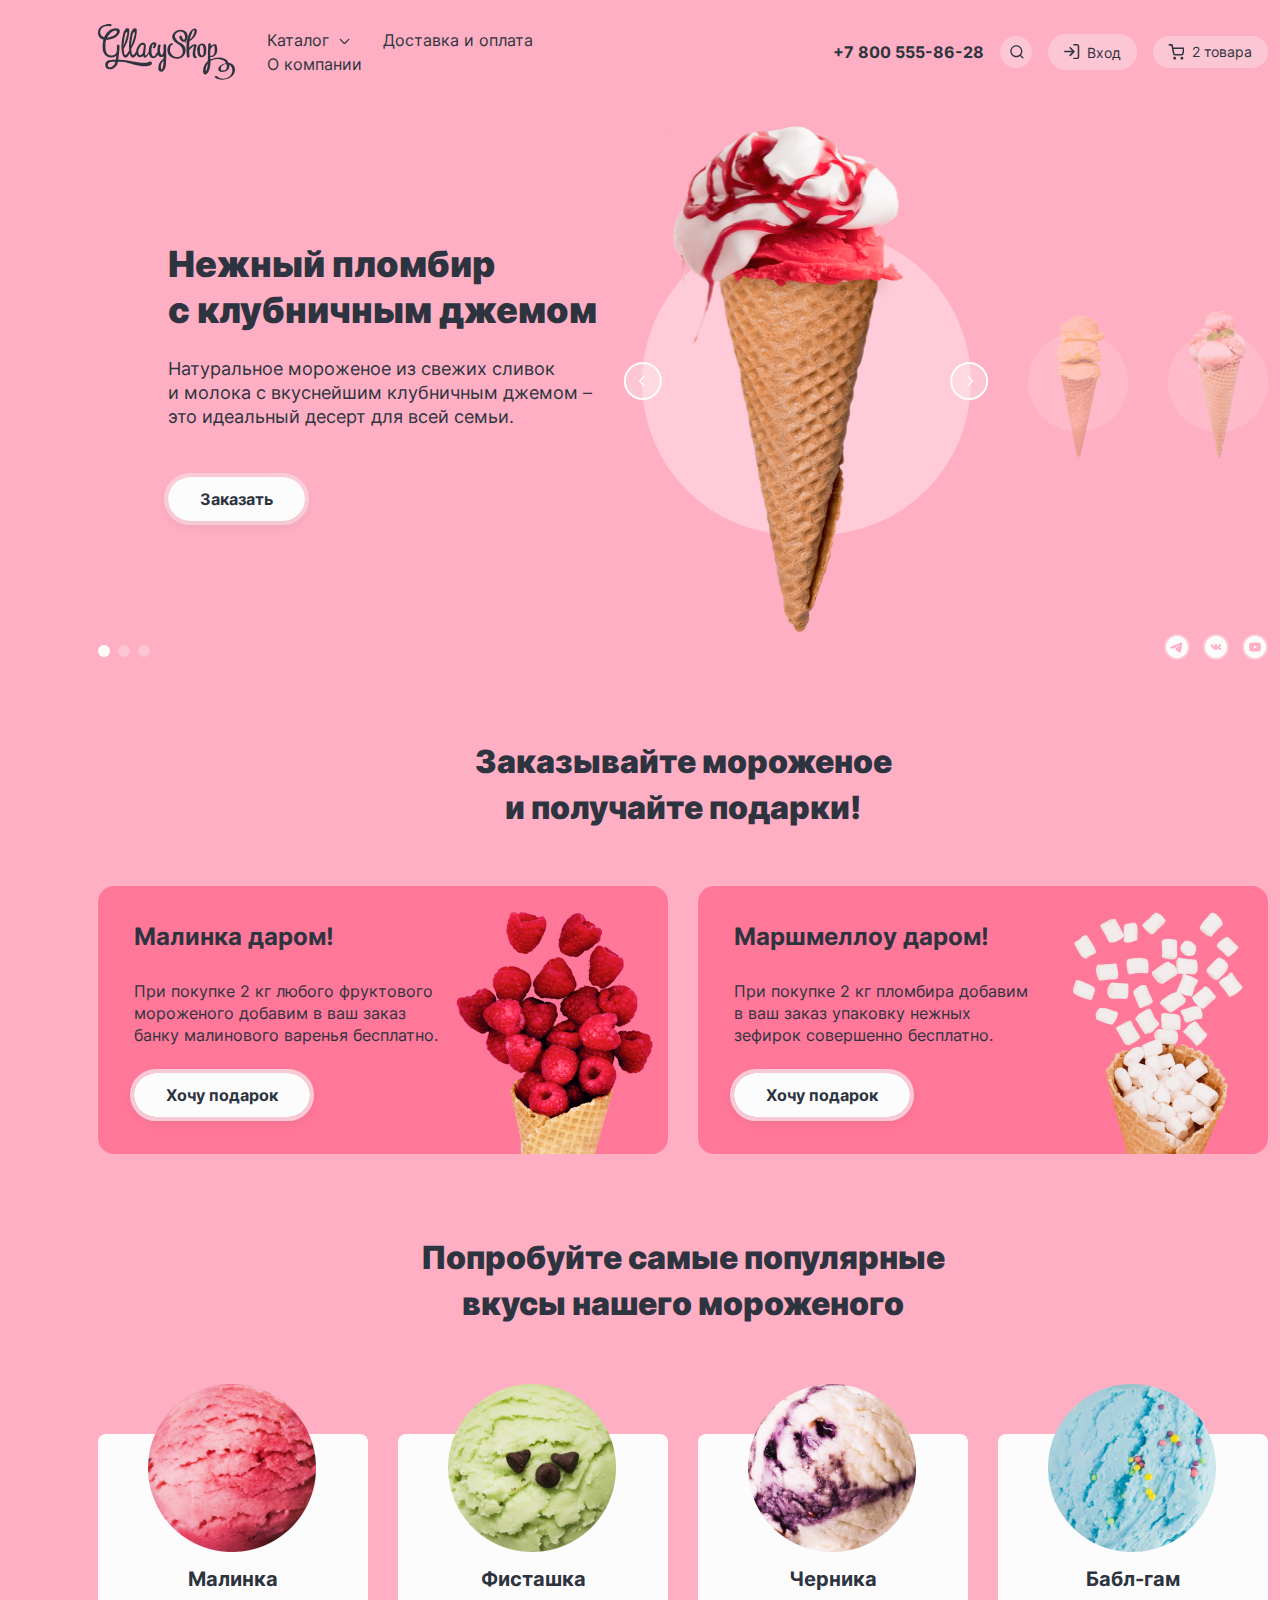
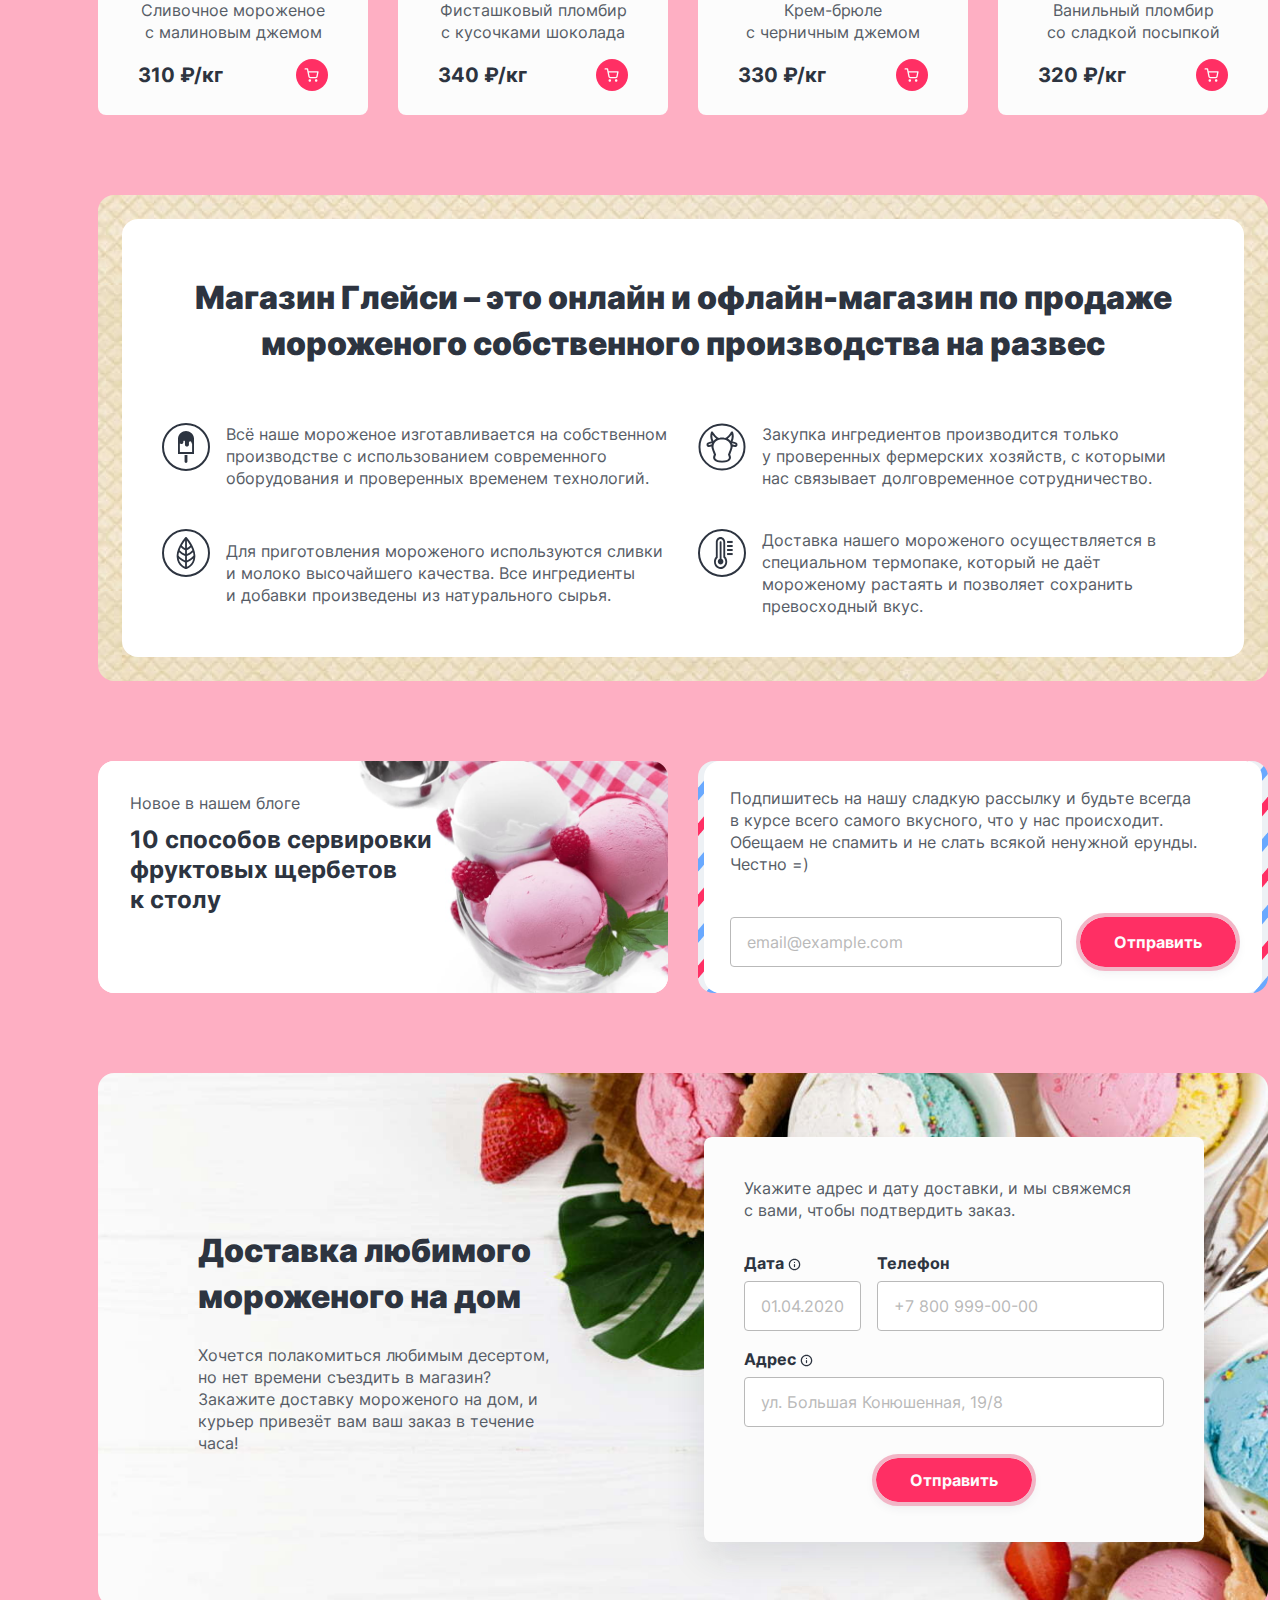
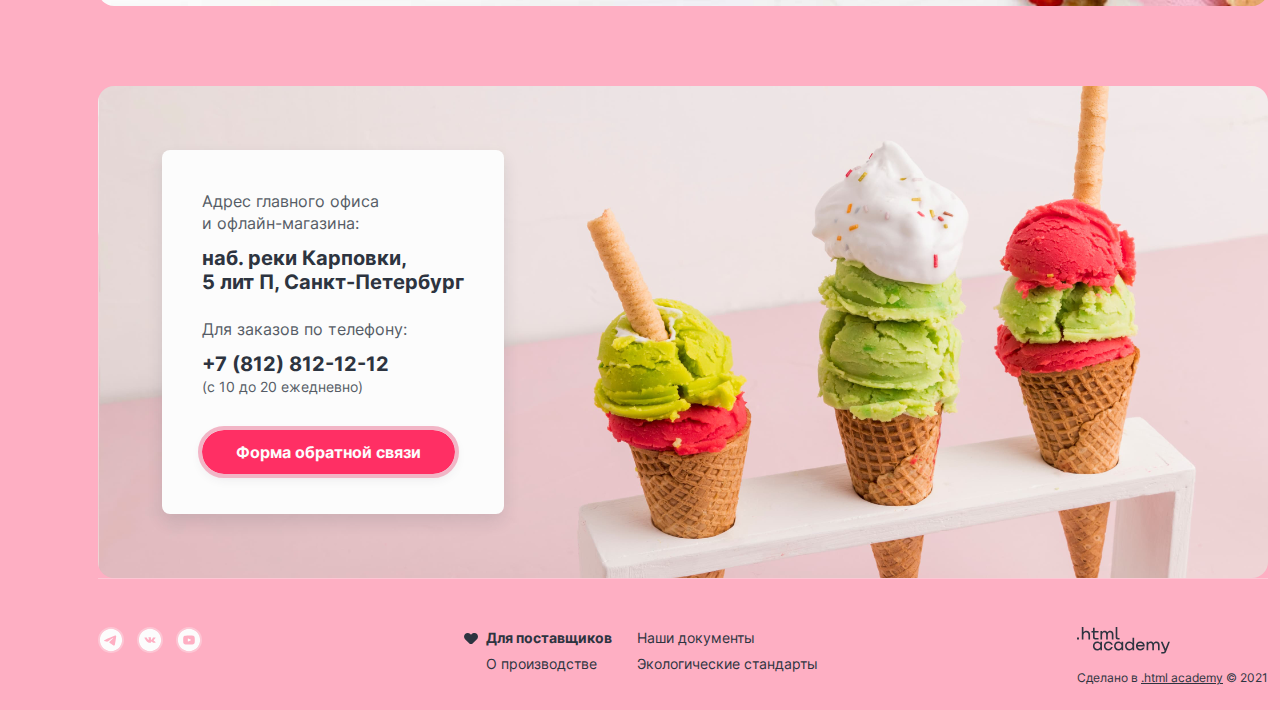
<file: index.html>
<!DOCTYPE html>
<html lang="ru">

<head>
  <meta charset="utf-8">
  <title>HTML Academy: Глейси</title>
  <meta name="description" content="Интернет-магазин мороженого">
  <meta name="viewport" content="width=device-width">
  <link rel="stylesheet" href="styles/style.css">
  <meta name="viewport" content="width=device-width, initial-scale=1">
  <link rel="icon" href="favicon.ico">
  <link rel="icon" type="image/png" href="favicon.png">  
</head>

<body>
  <div class="body-wrapper-inner">
    <header class="page-header container">
      <img class="logo-img" width="137" height="56" src="img/logo.svg" alt="Логотип сайта">

      <nav class="navigation">
        <ul class="navigation-list">
          <li class="navigation-item dropdown-icon"><a title="Перейти" class="navigation-link" href="#">Каталог</a>
           <ul class="navigation-item-sub-menu">
            <li class="navigation-item-sub-menu-item new">
              <a class="navigation-item-sub-menu-item-link sub-menu-item-link-bold" href="#">Новинки</a>
            </li>
            <li>
              <a class="navigation-item-sub-menu-item-link" href="catalog.html">Сливочное</a>
            </li>
            <li>
              <a class="navigation-item-sub-menu-item-link" href="#">Щербеты</a>
            </li>
            <li>
              <a class="navigation-item-sub-menu-item-link" href="#">Фруктовый лед</a>
            </li>
            <li>
              <a class="navigation-item-sub-menu-item-link" href="#">Мелорин</a>
            </li>
          </ul>
        </li>
        <li class="navigation-item"><a title="Перейти" class="navigation-link" href="#">Доставка и оплата</a></li>
        <li class="navigation-item"><a title="Перейти" class="navigation-link" href="#">О компании</a></li>
      </ul>
    </nav>

    <div class="user-nav">
      <a class="user-nav-tel" href="tel:+78005558628">+7 800 555-86-28</a>
      <button type="button" class="user-nav-search" aria-label="Поиск"></button>
      <div class="search-popup">
        <form class="search-popup-form" action="https://echo.htmlacademy.ru/" method="post">
          <fieldset class="search-popup-fieldset">
            <legend class="search-popup-legend"><span class="visually-hidden">Поиск по сайту</span></legend>
            <label for="search"><span class="visually-hidden">Ваш запрос</span></label> 
            <input class="search-popup-input" name="search" id="search" placeholder="Поиск по сайту" type="search" required>
            <button class="visually-hidden" type="submit">Поиск</button>
          </fieldset>
        </form>
      </div> 

      <a href="#" class="user-nav-login"><span class="enter-icon">Вход</span></a>
      <div class="login-popup">
        <form class="login-popup-box" action="https://echo.htmlacademy.ru/" method="post" target="_blank">

          <fieldset class="login-popup-fieldset">
            <legend class="login-popup-legend">Личный кабинет</legend>
            <div class="login-popup-mail login-popup-item">
              <label class="login-popup-mail-label" for="login-popup-mail"><span class="visually-hidden">Ваша почта</span></label>
              <input class="login-popup-mail-input" type="email" name="login-popup-mail" placeholder="email@example.com" id="login-popup-mail" required>
            </div>

            <div class="login-popup-area login-popup-item">
              <label class="login-popup-area-label" for="login-popup-area"><span class="visually-hidden">Ваш пароль</span></label>
              <input class="login-popup-area-input" type="password" name="login-popup-area" placeholder="••••••" id="login-popup-area" required>
            </div>

            <div class="login-popup-button-wrapper">
              <button class="login-popup-button button" type="submit">Войти</button>
              <ul class="login-button-navigation">
                <li class="login-button-navigation-item"><a href="#">Забыли пароль?</a></li> 
                <li class="login-button-navigation-item"><a href="#">Регистрация</a></li> 
              </ul> 
            </div>
          </fieldset>
        </form>
      </div>

      <a href="#" class="user-nav-cart"><span class="cart-item">2</span> товара</a>
      <div class="cart-popup">
        <h3 class="cart-popup-heading">Корзина</h3>

        <div class="cart-popup-item">
          <img class="cart-popup-item-img" width="46" height="46" alt="Мороженое со вкусом Малинка" src="img/cart-raspberry.jpg">
          <div class="cart-popup-item-wrapper-inner">
            <span class="cart-popup-item-title">Малинка</span>
            <span class="cart-popup-item-desc">1 кг х 310 ₽</span>
          </div>
          <div class="cart-popup-item-price">310 ₽</div>
          <button class="art-popup-close" type="button"><span class="visually-hidden">Закрыть</span></button>
        </div>

        <div class="cart-popup-item last-popup-item">
          <img class="cart-popup-item-img" width="46" height="46" alt="Мороженое со вкусом Бабл-гам" src="img/cart-gum.jpg">
          <div class="cart-popup-item-wrapper-inner">
            <span class="cart-popup-item-title">Бабл-гам</span>
            <span class="cart-popup-item-desc">1,5 кг х 320 ₽</span>
          </div>
          <div class="cart-popup-item-price">480 ₽</div>
          <button class="art-popup-close" type="button"><span class="visually-hidden">Закрыть</span></button>
        </div>

        <div class="cart-popup-bottom">
          <a href="#" class="cart-button button" type="button">Оформить заказ</a>
          <span class="cart-popup-bottom-total-price">Итого: 790 ₽</span>
        </div>

      </div> 

      <div class="popup-cart-info">
       <span class="popup-cart-info-text">Ваша корзина пока пуста</span>
     </div>  
   </div>
 </header>

 <main class="main-index container">
  <h1 class="visually-hidden">Интернет-магазин мороженого</h1>
  <section class="hero-block">
    <div class="slider-box-wrapper">
      <div class="slider-box">
        <div class="slider-box-item">
          <div class="slider-box-item-text">
            <h2 class="slider-box-item-text-heading">Нежный пломбир <br>с клубничным джемом</h2>
            <p class="slider-box-item-text-desc">Натуральное мороженое из свежих сливок <br>и молока с вкуснейшим клубничным джемом – это идеальный десерт для всей семьи.</p>
            <a href="#" class="slider-box-item-text-button white-button">Заказать</a>
          </div>
          <div class="slider-box-item-images">
            <div class="slider-box-item-images-wrapper">
              <div class="slider-box-item-images-wrapper-inner">
                <img class="slider-box-item-images-img" width="327" height="507" src="img/ice-cream-big-red.png" alt="Большое изображение слайдера">
                <button type="button" class="slider-box-dots-prev" aria-label="Предыдущий слайд"></button>
                <button type="button" class="slider-box-dots-next" aria-label="Следующий слайд"></button> 
              </div>
            </div>
            <div class="slider-box-item-next">
              <img class="slider-box-item-next-img" width="66" height="150" src="img/ice-cream-mini-yellow.png" alt="Маленькое изображение слайдера">
            </div>
            <div class="slider-box-item-next">
              <img class="slider-box-item-next-img" width="66" height="150" src="img/ice-cream-mini-green.png" alt="Следующее маленькое изображение слайдера">
            </div>
          </div>
        </div>
        <div class="slider-box-controls">
          <div class="slider-box-controls-dots">
            <button type="button" class="slider-dot active" aria-label="Следующий слайд"></button>
            <button type="button" class="slider-dot" aria-label="Следующий слайд"></button>
            <button type="button" class="slider-dot" aria-label="Следующий слайд"></button>
          </div>
          <ul class="slider-box-controls-social">
            <li class="slider-box-controls-social-item">
              <a target="_blank" rel="nofollow noopener" class="footer-social-link tg" href="#">
                <span class="visually-hidden">Телеграм</span>
              </a>
            </li>
            <li class="slider-box-controls-social-item">
              <a target="_blank" rel="nofollow noopener" class="footer-social-link vk" href="#">        
                <span class="visually-hidden">Вконтакте</span>
              </a>
            </li>
            <li class="slider-box-controls-social-item">
              <a target="_blank" rel="nofollow noopener" class="footer-social-link youtube" href="#">
                <span class="visually-hidden">Ютуб</span>
              </a>
            </li>
          </ul>
        </div>  
      </div>
    </div>  
  </section>

  <section class="call-to-action">
    <h2 class="call-to-action-heading">Заказывайте мороженое и получайте подарки!</h2>
    <div class="call-to-action-wrapper">
      <div class="call-to-action-item raspberry">
        <div class="call-to-action-item-text">
          <h3 class="call-to-action-item-heading">Малинка даром!</h3>
          <p class="call-to-action-item-desc">При покупке 2 кг любого фруктового мороженого добавим в ваш заказ банку малинового варенья бесплатно.</p>
          <a href="#" class="call-to-action-item-button white-button">Хочу подарок</a>
        </div>
      </div>
      <div class="call-to-action-item marshmallow">
        <div class="call-to-action-item-text">
          <h3 class="call-to-action-item-heading">Маршмеллоу даром!</h3>
          <p class="call-to-action-item-desc">При покупке 2 кг пломбира добавим <br>в ваш заказ упаковку нежных зефирок совершенно бесплатно.</p>
          <a href="#" class="call-to-action-item-button white-button">Хочу подарок</a>
        </div>
      </div>
    </div>
  </section>

  <section class="popular-products">
    <h2 class="popular-products-heading">Попробуйте самые популярные вкусы нашего мороженого</h2>

    <div class="popular-products-wrapper">

      <div class="popular-products-item">
        <img class="popular-products-item-img" src="img/raspberry-product.png" alt="Вкус малинка" width="168" height="168">
        <h3 class="popular-products-item-heading">Малинка</h3>
        <p class="popular-products-item-desc">Сливочное мороженое с малиновым джемом</p>
        <div class="popular-products-item-shop">
          <span class="popular-products-item-shop-price">310 ₽/кг</span>
          <button type="button" class="popular-products-item-shop-cart" aria-label="В корзину"></button>
        </div>
      </div>
      <div class="popular-products-item">
        <img class="popular-products-item-img" src="img/pistachio-product.png" alt="Вкус фисташка" width="168" height="168">
        <h3 class="popular-products-item-heading">Фисташка</h3>
        <p class="popular-products-item-desc">Фисташковый пломбир с кусочками шоколада</p>
        <div class="popular-products-item-shop">
          <span class="popular-products-item-shop-price">340 ₽/кг</span>
          <button type="button" class="popular-products-item-shop-cart" aria-label="В корзину"></button>
        </div>
      </div>
      <div class="popular-products-item">
        <img class="popular-products-item-img" src="img/blueberry-product.png" alt="Вкус черника" width="168" height="168">
        <h3 class="popular-products-item-heading">Черника</h3>
        <p class="popular-products-item-desc">Крем-брюле <br>с черничным джемом</p>
        <div class="popular-products-item-shop">
          <span class="popular-products-item-shop-price">330 ₽/кг</span>
          <button type="button" class="popular-products-item-shop-cart" aria-label="В корзину"></button>
        </div>
      </div>
      <div class="popular-products-item">
        <img class="popular-products-item-img" src="img/bubble-product.png" alt="Вкус жевачка" width="168" height="168">
        <h3 class="popular-products-item-heading">Бабл-гам</h3>
        <p class="popular-products-item-desc">Ванильный пломбир <br>со сладкой посыпкой</p>
        <div class="popular-products-item-shop">
          <span class="popular-products-item-shop-price">320 ₽/кг</span>
          <button type="button" class="popular-products-item-shop-cart" aria-label="В корзину"></button>
        </div>
      </div>
    </div>
  </section>

  <section class="advantage">
    <div class="advantage-wrapper-corner">
      <div class="advantage-wrapper-corner-inner">
        <h2 class="advantage-heading">Магазин Глейси – это онлайн и офлайн-магазин по продаже мороженого собственного производства на развес</h2>
        <div class="advantage-wrapper">
          <div class="advantage-item">
            <img class="advantage-item-img" src="img/ice-cream-icon.svg" alt="Иконка мороженое"  width="48" height="48">
            <div class="advantage-item-text">Всё наше мороженое изготавливается на собственном производстве с использованием современного оборудования и проверенных временем технологий.</div>
          </div>
          <div class="advantage-item">
            <img class="advantage-item-img" src="img/cow-icon.svg" alt="Иконка коровка"  width="48" height="48">
            <div class="advantage-item-text">Закупка ингредиентов производится только <br>у проверенных фермерских хозяйств, с которыми <br>нас связывает долговременное сотрудничество.
            </div>
          </div>
          <div class="advantage-item">
            <img class="advantage-item-img" src="img/leef-icon.svg" alt="Иконка листик"  width="48" height="48">
            <div class="advantage-item-text">Для приготовления мороженого используются сливки и молоко высочайшего качества. Все ингредиенты <br>и добавки произведены из натурального сырья.</div>
          </div>
          <div class="advantage-item">
            <img class="advantage-item-img" src="img/temperatutre-icon.svg" alt="Иконка градусник"  width="48" height="48">
            <div class="advantage-item-text">Доставка нашего мороженого осуществляется в специальном термопаке, который не даёт мороженому растаять и позволяет сохранить превосходный вкус.</div>
          </div>
        </div>
      </div>
    </div>
  </section>

  <section class="blog">
    <h2 class="visually-hidden">Блог</h2>
    <div class="blog-item news-item">
      <p class="blog-item-description">Новое в нашем блоге</p>
      <p class="blog-item-heading">10 способов сервировки фруктовых щербетов <br>к столу</p>      
    </div>
    <div class="blog-item subscribe-box-item">
      <div class="subscribe-box-item-wrapper">  
        <p class="subscribe-text-item">Подпишитесь на нашу сладкую рассылку и будьте всегда <br>в курсе всего самого вкусного, что у нас происходит. Обещаем не спамить и не слать всякой ненужной ерунды. Честно =)</p>
        <div class="subscribe-form-box">
          <form action="https://echo.htmlacademy.ru/" method="post">
            <div class="subscribe-form-box-wrapper">              
              <input type="email" name="signup-email" id="signup-email" class="signup-email-input" placeholder="email@example.com" required>
              <label for="signup-email" class="subscribe-form-box-label"><span class="visually-hidden">Подписаться на сладкую рассылку</span></label> 
              <button class="subscribe-form-button button button-red" type="submit">Отправить</button>
            </div>
          </form>
        </div> 
      </div> 
    </div>  
  </section>

  <section class="delivery">
    <div class="delivery-text">
      <h2 class="delivery-text-title">Доставка любимого мороженого на дом</h2>
      <p class="delivery-text-description">Хочется полакомиться любимым десертом, <br>но нет времени съездить в магазин? Закажите доставку мороженого на дом, и курьер привезёт вам ваш заказ в течение часа!</p>
    </div>
    <div class="delivery-form">
      <p class="delivery-form-text">
        Укажите адрес и дату доставки, и мы свяжемся <br>с вами, чтобы подтвердить заказ.
      </p>


      <form class="delivery-form-box" action="https://echo.htmlacademy.ru/" method="post" target="_blank">

        <fieldset class="delivery-fieldset">
          <legend class="delivery-legend visually-hidden">Доставка мороженого</legend> 

          <div class="delivery-date delivery-item">
            <label class="delivery-date-label" for="date-delivery"><span class="date-info tooltiphover">Дата</span><span class="tooltip">Введите желаемую дату</span></label>
            <input class="delivery-date-input" type="text" name="date-delivery" placeholder="01.04.2020" id="date-delivery" required>
          </div>

          <div class="delivery-phone delivery-item">
            <label class="delivery-phone-label" for="phone-delivery">Телефон</label>
            <input class="delivery-phone-input" type="text" name="phone-delivery" placeholder="+7 800 999-00-00" id="phone-delivery" required>
          </div>

          <div class="delivery-adress delivery-item">
            <label class="delivery-adress-label" for="adress-delivery"><span class="adress-info tooltiphover">Адрес</span><span class="tooltip">Введите Ваш адрес доставки</span></label>
            <input class="delivery-adress-input" type="text" name="adress-delivery" placeholder="ул. Большая Конюшенная, 19/8" id="adress-delivery" required>
          </div>

          <button class="delivery-button button button-red" type="submit">Отправить</button>   
        </fieldset>
      </form>
    </div>  
  </section>  

  <section class="adress">
    <h2 class="visually-hidden">Наш адрес</h2>
    <div class="adress-item">
      <p class="adress-item-top">Адрес главного офиса <br>и офлайн-магазина:</p>
      <p class="adress-item-title">наб. реки Карповки, <br>5 лит П, Санкт-Петербург</p>
      <p class="adress-item-phone-text">Для заказов по телефону:</p>
      <a href="tel:+78128121212" class="adress-item-phone">+7 (812) 812-12-12</a>
      <p class="adress-item-time">(с 10 до 20 ежедневно)</p>
      <button type="button" class="form-button open-popup button-red">Форма обратной связи</button>
    </div>
  </section>
</main>

<footer class="page-footer container">

  <ul class="page-footer-social-list">
    <li class="footer-social-item">
      <a target="_blank" rel="nofollow noopener" class="footer-social-link tg" href="https://t.me/htmlacademy">
        <span class="visually-hidden">Телеграм</span>
      </a>
    </li>
    <li class="footer-social-item">
      <a target="_blank" rel="nofollow noopener" class="footer-social-link vk" href="https://vk.com/htmlacademy">        
        <span class="visually-hidden">Вконтакте</span>
      </a>
    </li>
    <li class="footer-social-item">
      <a target="_blank" rel="nofollow noopener" class="footer-social-link youtube" href="https://www.youtube.com/user/htmlacademyru">
        <span class="visually-hidden">Ютуб</span>
      </a>
    </li>
  </ul>

  <nav class="footer-navigation">
    <ul class="footer-navigation-list-first">
      <li class="footer-navigation-item like"><a title="Перейти" class="navigation-footer-link" href="#">Для поставщиков</a></li>
      <li class="footer-navigation-item"><a title="Перейти" class="navigation-footer-link production" href="#">О производстве</a></li>
    </ul>
    <ul class="footer-navigation-list-second">
      <li class="footer-navigation-item"><a title="Перейти" class="navigation-footer-link documents" href="#">Наши документы</a></li>
      <li class="footer-navigation-item"><a title="Перейти" class="navigation-footer-link" href="#">Экологические стандарты</a></li>
    </ul>
  </nav>

  <div class="footer-academy-link">
    <a class="page-footer-copyright-link" href="https://htmlacademy.ru/">
      <img class="footer-academy-link-img" src="img/logo-htmlacademy.svg" alt="Html academy"  width="93" height="27">
    </a>
    <p class="footer-academy-link-copiwrite">Сделано в <a class="link-copiwrite" href="https://htmlacademy.ru/">.html academy</a> © 2021</p>
  </div>

</footer>
</div>

<div class="contact-form-popup-wrapper popup-switcher">
  <div class="contact-form-popup">
    <form class="contact-form-popup-box" action="https://echo.htmlacademy.ru/" method="post" target="_blank">
      <button class="contact-form-popup-close close-popup" type="button"><span class="visually-hidden">Закрыть</span></button>
      <fieldset class="contact-form-popup-fieldset">
        <legend class="contact-form-popup-legend">Мы обязательно ответим вам!</legend> 

        <div class="contact-form-popup-name contact-popup-item">
          <label class="contact-form-popup-name-label" for="contact-form-popup-name"><span class="visually-hidden">Имя и фамилия</span></label>
          <input class="contact-form-popup-name-input" type="text" name="contact-form-popup-name" placeholder="Имя и фамилия" id="contact-form-popup-name" required>
        </div>

        <div class="contact-form-popup-mail contact-popup-item">
          <label class="contact-form-popup-mail-label" for="contact-form-popup-mail"><span class="visually-hidden">Ваша почта</span></label>
          <input class="contact-form-popup-mail-input" type="email" name="contact-form-popup-mail" placeholder="email@example.com" id="contact-form-popup-mail" required>
        </div>

        <div class="contact-form-popup-area contact-popup-item">
          <label class="contact-form-popup-area-label" for="contact-form-popup-area"><span class="visually-hidden">В свободной форме</span></label>
          <textarea class="contact-form-popup-area-input" name="contact-form-popup-area" placeholder="В свободной форме" id="contact-form-popup-area" required></textarea>
        </div>

        <button class="contact-form-popup-button button" type="submit">Отправить</button>   
      </fieldset>
    </form>
  </div>
</div>

<script src="js/popup.js"></script>
</body>
</html>
</file>
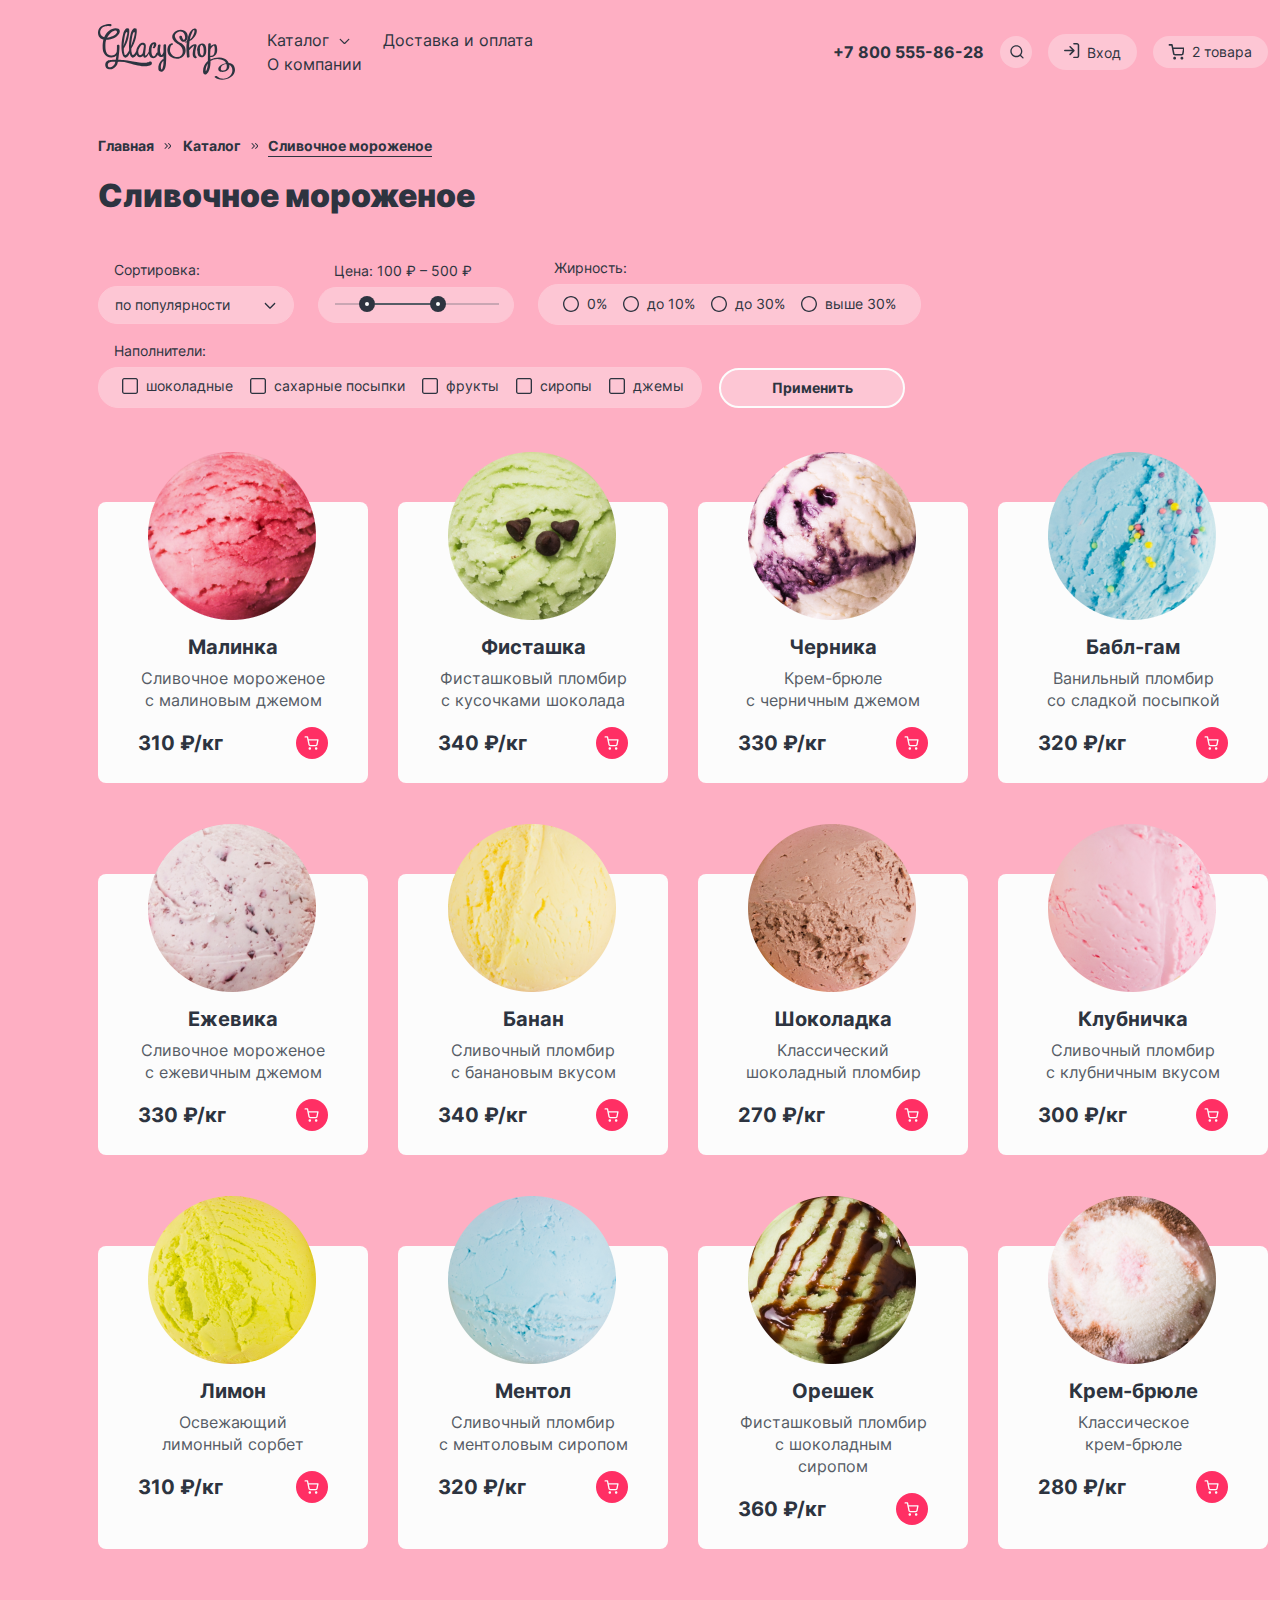
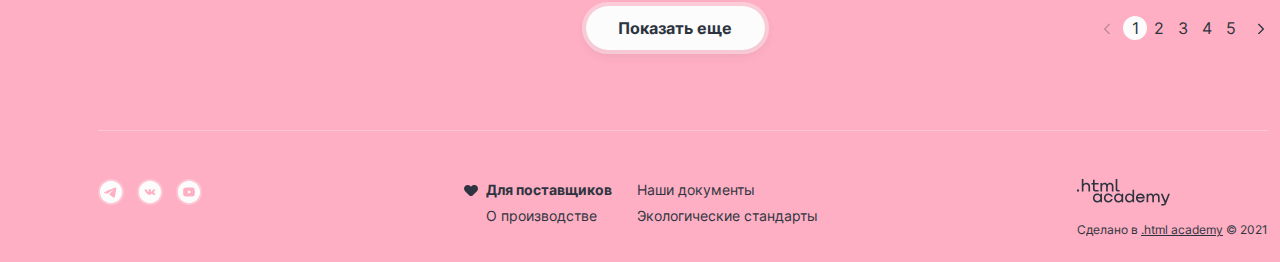
<file: catalog.html>
<!DOCTYPE html>
<html lang="ru">

<head>
  <meta charset="utf-8">
  <title>HTML Academy: Каталог Глейси</title>
  <meta name="description" content="Интернет-магазин мороженого">
  <meta name="viewport" content="width=device-width">
  <link rel="stylesheet" href="styles/style.css">
  <meta name="viewport" content="width=device-width, initial-scale=1">
  <link rel="icon" href="favicon.ico">
  <link rel="icon" type="image/png" href="favicon.png">  
</head>

<body class="catalog-page">
  <div class="body-wrapper-inner">
   <header class="page-header container">
    <a class="logo-link" href="index.html"><img class="logo-img" width="137" height="56" src="img/logo.svg" alt="Логотип сайта"></a>

    <nav class="navigation">
      <ul class="navigation-list">
        <li class="navigation-item dropdown-icon"><a title="Перейти" class="navigation-link" href="#">Каталог</a>
         <ul class="navigation-item-sub-menu">
          <li class="navigation-item-sub-menu-item new">
            <a class="navigation-item-sub-menu-item-link sub-menu-item-link-bold" href="#">Новинки</a>
          </li>
          <li>
            <a class="navigation-item-sub-menu-item-link" href="#">Сливочное</a>
          </li>
          <li>
            <a class="navigation-item-sub-menu-item-link" href="#">Щербеты</a>
          </li>
          <li>
            <a class="navigation-item-sub-menu-item-link" href="#">Фруктовый лед</a>
          </li>
          <li>
            <a class="navigation-item-sub-menu-item-link" href="#">Мелорин</a>
          </li>
        </ul>
      </li>
      <li class="navigation-item"><a title="Перейти" class="navigation-link" href="#">Доставка и оплата</a></li>
      <li class="navigation-item"><a title="Перейти" class="navigation-link" href="#">О компании</a></li>
    </ul>
  </nav>

  <div class="user-nav">
    <a class="user-nav-tel" href="tel:+78005558628">+7 800 555-86-28</a>
    <button type="button" class="user-nav-search" aria-label="Поиск"></button>
    <div class="search-popup">
      <form class="search-popup-form" action="https://echo.htmlacademy.ru/" method="post">
        <fieldset class="search-popup-fieldset">
          <legend class="search-popup-legend"><span class="visually-hidden">Поиск по сайту</span></legend>
          <label for="search"><span class="visually-hidden">Ваш запрос</span></label> 
          <input class="search-popup-input" name="search" id="search" placeholder="Поиск по сайту" type="search" required>
          <button class="visually-hidden" type="submit">Поиск</button>
        </fieldset>
      </form>
    </div> 

    <a href="#" class="user-nav-login"><span class="enter-icon">Вход</span></a>
    <div class="login-popup">
      <form class="login-popup-box" action="https://echo.htmlacademy.ru/" method="post" target="_blank">

        <fieldset class="login-popup-fieldset">
          <legend class="login-popup-legend">Личный кабинет</legend>
          <div class="login-popup-mail login-popup-item">
            <label class="login-popup-mail-label" for="login-popup-mail"><span class="visually-hidden">Ваша почта</span></label>
            <input class="login-popup-mail-input" type="email" name="login-popup-mail" placeholder="email@example.com" id="login-popup-mail" required>
          </div>

          <div class="login-popup-area login-popup-item">
            <label class="login-popup-area-label" for="login-popup-area"><span class="visually-hidden">Ваш пароль</span></label>
            <input class="login-popup-area-input" type="password" name="login-popup-area" placeholder="••••••" id="login-popup-area" required>
          </div>

          <div class="login-popup-button-wrapper">
            <button class="login-popup-button button" type="submit">Войти</button>
            <ul class="login-button-navigation">
              <li class="login-button-navigation-item"><a href="#">Забыли пароль?</a></li> 
              <li class="login-button-navigation-item"><a href="#">Регистрация</a></li> 
            </ul> 
          </div>
        </fieldset>
      </form>
    </div>

    <a href="#" class="user-nav-cart"><span class="cart-item">2</span> товара</a>
    <div class="cart-popup">
      <h3 class="cart-popup-heading">Корзина</h3>

      <div class="cart-popup-item">
        <img class="cart-popup-item-img" width="46" height="46" alt="Вкус малинка" src="img/cart-raspberry.jpg">
        <div class="cart-popup-item-wrapper-inner">
          <span class="cart-popup-item-title">Малинка</span>
          <span class="cart-popup-item-desc">1 кг х 310 ₽</span>
        </div>
        <div class="cart-popup-item-price">310 ₽</div>
        <button class="art-popup-close" type="button"><span class="visually-hidden">Закрыть</span></button>
      </div>

      <div class="cart-popup-item last-popup-item">
        <img class="cart-popup-item-img" width="46" height="46" alt="Вкус жевачка" src="img/cart-gum.jpg">
        <div class="cart-popup-item-wrapper-inner">
          <span class="cart-popup-item-title">Бабл-гам</span>
          <span class="cart-popup-item-desc">1,5 кг х 320 ₽</span>
        </div>
        <div class="cart-popup-item-price">480 ₽</div>
        <button class="art-popup-close" type="button"><span class="visually-hidden">Закрыть</span></button>
      </div>

      <div class="cart-popup-bottom">
        <a href="#" class="cart-button button">Оформить заказ</a>
        <span class="cart-popup-bottom-total-price">Итого: 790 ₽</span>
      </div>

    </div> 

    <div class="popup-cart-info">
     <span class="popup-cart-info-text">Ваша корзина пока пуста</span>
   </div>  
 </div>
</header>

<main class="main-index">      
  <section class="container">
    <div class="breadcrumbs">
      <a class="breadcrumbs-item breadcrumb-arrow" href="index.html">
        Главная
      </a>          
      <a class="breadcrumbs-item breadcrumb-arrow">
        Каталог
      </a>
      <a class="breadcrumbs-item active">
        Сливочное мороженое
      </a>
    </div>

    <h1 class="catalog-heading">Сливочное мороженое</h1>
    <div class="catalog-filter">
      <form class="catalog-filter" action="https://echo.htmlacademy.ru/" method="get">

        <fieldset class="catalog-filter-group infrastructure-group">
          <legend class="catalog-filter-title">Сортировка:</legend>
          <label for="sortirovka"><span class="visually-hidden">Выберите сортировку</span></label> 
          <select class="sort-select" name="sortirovka" id="sortirovka"> 
            <option value="popilarnost">по популярности</option> 
            <option value="otion_2">Опция 2</option> 
            <option value="otion_3">Опция 3</option> 
            <option value="otion_4">Опция 4</option> 
          </select>
        </fieldset>

        <fieldset class="catalog-filter-group range">
          <legend class="catalog-filter-title filter-title-price">Цена: 100 ₽ – 500 ₽</legend>
          <div class="catalog-filter-range-controls">
            <div class="catalog-filter-range-controls-price-wrapper visually-hidden">

              <div class="price-min-wrapper"><input id="controls-price-min" class="controls-price-min" type="number" min="1" value="100">
                <label for="controls-price-min"><span class="visually-hidden">от</span></label>
              </div>

              <div class="price-max-wrapper"><input id="controls-price-max" class="controls-price-max" type="number" min="1" value="500"><label for="controls-price-max"><span class="visually-hidden">до</span></label>
              </div>
            </div>

            <div class="catalog-filter-scale">
              <div class="catalog-filter-bar">
                <div class="catalog-filter-bar-scale"></div>
                <div class="catalog-filter-bar-scale-range"></div>
              </div>
              <button type="button" aria-label="минимальное значение" class="range-toggle range-toggle-min"></button>
              <button type="button" aria-label="максимальное значение" class="range-toggle range-toggle-max"></button>
            </div>
          </div>

        </fieldset>

        <fieldset class="catalog-filter-group fat-group">
          <legend class="catalog-filter-title">Жирность:</legend>
          <ul class="catalog-filter-list">
            <li class="catalog-filter-item">
              <input class="control-radio-input" type="radio" id="first-option" name="fat-radio" value="0%">
              <label for="first-option" class="control-radio">0%</label>
            </li>
            <li class="catalog-filter-item">
              <input class="control-radio-input" type="radio" id="second-option" name="fat-radio" value="do 10%">
              <label for="second-option" class="control-radio">до 10% </label>                                      
            </li>
            <li class="catalog-filter-item">
              <input class="control-radio-input" type="radio" id="third-option" name="fat-radio" value="do 30%">
              <label for="third-option" class="control-radio">до 30% </label>                                      
            </li>
            <li class="catalog-filter-item">
              <input class="control-radio-input" type="radio" id="fourth-option" name="fat-radio" value="vyshe 30%">
              <label for="fourth-option" class="control-radio">выше 30%</label>                                      
            </li>
          </ul>
        </fieldset>

        <fieldset class="catalog-filter-group favour-group">
          <legend class="catalog-filter-title">Наполнители:</legend>
          <ul class="catalog-filter-list">
            <li class="catalog-filter-item">
              <input class="control-input" type="checkbox" name="chokolate" id="chokolate">
              <label for="chokolate" class="control">шоколадные</label>                    
            </li>
            <li class="catalog-filter-item">
              <input class="control-input" type="checkbox" name="shugar" id="shugar">
              <label for="shugar" class="control">сахарные посыпки</label>
            </li>
            <li class="catalog-filter-item">
              <input class="control-input" type="checkbox" name="fruits" id="fruits">
              <label for="fruits" class="control">фрукты</label>                  
            </li>
            <li class="catalog-filter-item">
              <input class="control-input" type="checkbox" name="syrops" id="syrops">
              <label for="syrops" class="control">сиропы</label>                  
            </li>
            <li class="catalog-filter-item">
              <input class="control-input" type="checkbox" name="jams" id="jams">
              <label for="jams" class="control">джемы</label>                  
            </li>
          </ul>
        </fieldset>

        <button class="filter-button button-apply blue-button" type="submit">Применить</button>
      </form>
    </div> 


    <div class="popular-products">
      <h2 class="visually-hidden">Каталог мороженого</h2>
      <div class="popular-products-wrapper">
        <div class="popular-products-item">
          <img class="popular-products-item-img" src="img/raspberry-product.png" alt="Вкус с малинкой" width="168" height="168">
          <h3 class="popular-products-item-heading">Малинка</h3>
          <p class="popular-products-item-desc">Сливочное мороженое с малиновым джемом</p>
          <div class="popular-products-item-shop">
            <span class="popular-products-item-shop-price">310 ₽/кг</span>
            <button type="button" class="popular-products-item-shop-cart" aria-label="В корзину"></button>
          </div>
        </div>
        <div class="popular-products-item">
          <img class="popular-products-item-img" src="img/pistachio-product.png" alt="Вкус фисташка" width="168" height="168">
          <h3 class="popular-products-item-heading">Фисташка</h3>
          <p class="popular-products-item-desc">Фисташковый пломбир с кусочками шоколада</p>
          <div class="popular-products-item-shop">
            <span class="popular-products-item-shop-price">340 ₽/кг</span>
            <button type="button" class="popular-products-item-shop-cart" aria-label="В корзину"></button>
          </div>
        </div>
        <div class="popular-products-item">
          <img class="popular-products-item-img" src="img/blueberry-product.png" alt="Вкус черничка" width="168" height="168">
          <h3 class="popular-products-item-heading">Черника</h3>
          <p class="popular-products-item-desc">Крем-брюле <br>с черничным джемом</p>
          <div class="popular-products-item-shop">
            <span class="popular-products-item-shop-price">330 ₽/кг</span>
            <button type="button" class="popular-products-item-shop-cart" aria-label="В корзину"></button>
          </div>
        </div>
        <div class="popular-products-item">
          <img class="popular-products-item-img" src="img/bubble-product.png" alt="Вкус бабл гам" width="168" height="168">
          <h3 class="popular-products-item-heading">Бабл-гам</h3>
          <p class="popular-products-item-desc">Ванильный пломбир <br>со сладкой посыпкой</p>
          <div class="popular-products-item-shop">
            <span class="popular-products-item-shop-price">320 ₽/кг</span>
            <button type="button" class="popular-products-item-shop-cart" aria-label="В корзину"></button>
          </div>
        </div>

        <div class="popular-products-item">
          <img class="popular-products-item-img" src="img/blackberry-product.png" alt="Вкус ежевичка" width="168" height="168">
          <h3 class="popular-products-item-heading">Ежевика</h3>
          <p class="popular-products-item-desc">Сливочное мороженое с ежевичным джемом</p>
          <div class="popular-products-item-shop">
            <span class="popular-products-item-shop-price">330 ₽/кг</span>
            <button type="button" class="popular-products-item-shop-cart" aria-label="В корзину"></button>
          </div>
        </div>
        <div class="popular-products-item">
          <img class="popular-products-item-img" src="img/banan-product.png" alt="Вкус бананчик" width="168" height="168">
          <h3 class="popular-products-item-heading">Банан</h3>
          <p class="popular-products-item-desc">Сливочный пломбир <br>с банановым вкусом</p>
          <div class="popular-products-item-shop">
            <span class="popular-products-item-shop-price">340 ₽/кг</span>
            <button type="button" class="popular-products-item-shop-cart" aria-label="В корзину"></button>
          </div>
        </div>
        <div class="popular-products-item">
          <img class="popular-products-item-img" src="img/chocolate-product.png" alt="Вкус шоколадка" width="168" height="168">
          <h3 class="popular-products-item-heading">Шоколадка</h3>
          <p class="popular-products-item-desc">Классический шоколадный пломбир</p>
          <div class="popular-products-item-shop">
            <span class="popular-products-item-shop-price">270 ₽/кг</span>
            <button type="button" class="popular-products-item-shop-cart" aria-label="В корзину"></button>
          </div>
        </div>
        <div class="popular-products-item">
          <img class="popular-products-item-img" src="img/strawberry-product.png" alt="Вкус клубничка" width="168" height="168">
          <h3 class="popular-products-item-heading">Клубничка</h3>
          <p class="popular-products-item-desc">Сливочный пломбир <br>с клубничным вкусом</p>
          <div class="popular-products-item-shop">
            <span class="popular-products-item-shop-price">300 ₽/кг</span>
            <button type="button" class="popular-products-item-shop-cart" aria-label="В корзину"></button>
          </div>
        </div>

        <div class="popular-products-item">
          <img class="popular-products-item-img" src="img/lemon-product.png" alt="Вкус лимончик" width="168" height="168">
          <h3 class="popular-products-item-heading">Лимон</h3>
          <p class="popular-products-item-desc">Освежающий лимонный сорбет</p>
          <div class="popular-products-item-shop">
            <span class="popular-products-item-shop-price">310 ₽/кг</span>
            <button type="button" class="popular-products-item-shop-cart" aria-label="В корзину"></button>
          </div>
        </div>
        <div class="popular-products-item">
          <img class="popular-products-item-img" src="img/mentol-product.png" alt="Вкус ментол" width="168" height="168">
          <h3 class="popular-products-item-heading">Ментол</h3>
          <p class="popular-products-item-desc">Сливочный пломбир <br>с ментоловым сиропом</p>
          <div class="popular-products-item-shop">
            <span class="popular-products-item-shop-price">320 ₽/кг</span>
            <button type="button" class="popular-products-item-shop-cart" aria-label="В корзину"></button>
          </div>
        </div>
        <div class="popular-products-item">
          <img class="popular-products-item-img" src="img/nut-product.png" alt="Вкус орешек" width="168" height="168">
          <h3 class="popular-products-item-heading">Орешек</h3>
          <p class="popular-products-item-desc">Фисташковый пломбир с шоколадным сиропом</p>
          <div class="popular-products-item-shop">
            <span class="popular-products-item-shop-price">360 ₽/кг</span>
            <button type="button" class="popular-products-item-shop-cart" aria-label="В корзину"></button>
          </div>
        </div>
        <div class="popular-products-item">
          <img class="popular-products-item-img" src="img/cream-product.png" alt="Вкус крем-брюле" width="168" height="168">
          <h3 class="popular-products-item-heading">Крем-брюле</h3>
          <p class="popular-products-item-desc">Классическое <br>крем-брюле</p>
          <div class="popular-products-item-shop">
            <span class="popular-products-item-shop-price">280 ₽/кг</span>
            <button type="button" class="popular-products-item-shop-cart" aria-label="В корзину"></button>
          </div>
        </div>
      </div>
    </div>

    <div class="more-products-wrapper">
      <div class="more-products-pagination"></div>
      <button type="button" class="more-products-button white-button">Показать еще</button>
      <ul class="more-products-pagination">
        <li class="more-products-pagination-item pagination-item-active item-first"><a href="#">1</a></li>
        <li class="more-products-pagination-item"><a href="#">2</a></li>
        <li class="more-products-pagination-item"><a href="#">3</a></li>
        <li class="more-products-pagination-item"><a href="#">4</a></li>
        <li class="more-products-pagination-item item-last"><a href="#">5</a></li>
      </ul>  
    </div>  


  </section>  

</main>

<footer class="page-footer container">

  <ul class="page-footer-social-list">
    <li class="footer-social-item">
      <a target="_blank" rel="nofollow noopener" class="footer-social-link tg" href="https://t.me/htmlacademy">
        <span class="visually-hidden">Телеграм</span>
      </a>
    </li>
    <li class="footer-social-item">
      <a target="_blank" rel="nofollow noopener" class="footer-social-link vk" href="https://vk.com/htmlacademy">        
        <span class="visually-hidden">Вконтакте</span>
      </a>
    </li>
    <li class="footer-social-item">
      <a target="_blank" rel="nofollow noopener" class="footer-social-link youtube" href="https://www.youtube.com/user/htmlacademyru">
        <span class="visually-hidden">Ютуб</span>
      </a>
    </li>
  </ul>

  <nav class="footer-navigation">
    <ul class="footer-navigation-list-first">
      <li class="footer-navigation-item like"><a title="Перейти" class="navigation-footer-link" href="#">Для поставщиков</a></li>
      <li class="footer-navigation-item"><a title="Перейти" class="navigation-footer-link production" href="#">О производстве</a></li>
    </ul>
    <ul class="footer-navigation-list-second">
      <li class="footer-navigation-item"><a title="Перейти" class="navigation-footer-link documents" href="#">Наши документы</a></li>
      <li class="footer-navigation-item"><a title="Перейти" class="navigation-footer-link" href="#">Экологические стандарты</a></li>
    </ul>
  </nav>

  <div class="footer-academy-link">
    <a class="page-footer-copyright-link" href="https://htmlacademy.ru/">
      <img class="footer-academy-link-img" src="img/logo-htmlacademy.svg" alt="Html academy"  width="93" height="27">
    </a>
    <p class="footer-academy-link-copiwrite">Сделано в <a class="link-copiwrite" href="https://htmlacademy.ru/">.html academy</a> © 2021</p>
  </div>

</footer>
</div>

<div class="contact-form-popup-wrapper popup-switcher">
  <div class="contact-form-popup">
    <form class="contact-form-popup-box" action="https://echo.htmlacademy.ru/" method="post" target="_blank">
      <button class="contact-form-popup-close close-popup" type="button"><span class="visually-hidden">Закрыть</span></button>
      <fieldset class="contact-form-popup-fieldset">
        <legend class="contact-form-popup-legend">Мы обязательно ответим вам!</legend> 

        <div class="contact-form-popup-name contact-popup-item">
          <label class="contact-form-popup-name-label" for="contact-form-popup-name"><span class="visually-hidden">Имя и фамилия</span></label>
          <input class="contact-form-popup-name-input" type="text" name="contact-form-popup-name" placeholder="Имя и фамилия" id="contact-form-popup-name" required>
        </div>

        <div class="contact-form-popup-mail contact-popup-item">
          <label class="contact-form-popup-mail-label" for="contact-form-popup-mail"><span class="visually-hidden">Ваша почта</span></label>
          <input class="contact-form-popup-mail-input" type="email" name="contact-form-popup-mail" placeholder="email@example.com" id="contact-form-popup-mail" required>
        </div>

        <div class="contact-form-popup-area contact-popup-item">
          <label class="contact-form-popup-area-label" for="contact-form-popup-area"><span class="visually-hidden">В свободной форме</span></label>
          <textarea class="contact-form-popup-area-input" name="contact-form-popup-area" placeholder="В свободной форме" id="contact-form-popup-area" required></textarea>
        </div>

        <button class="contact-form-popup-button button" type="submit">Отправить</button>   
      </fieldset>
    </form>
  </div>
</div>

<script src="js/popup.js"></script>
</body>
</html>
</file>
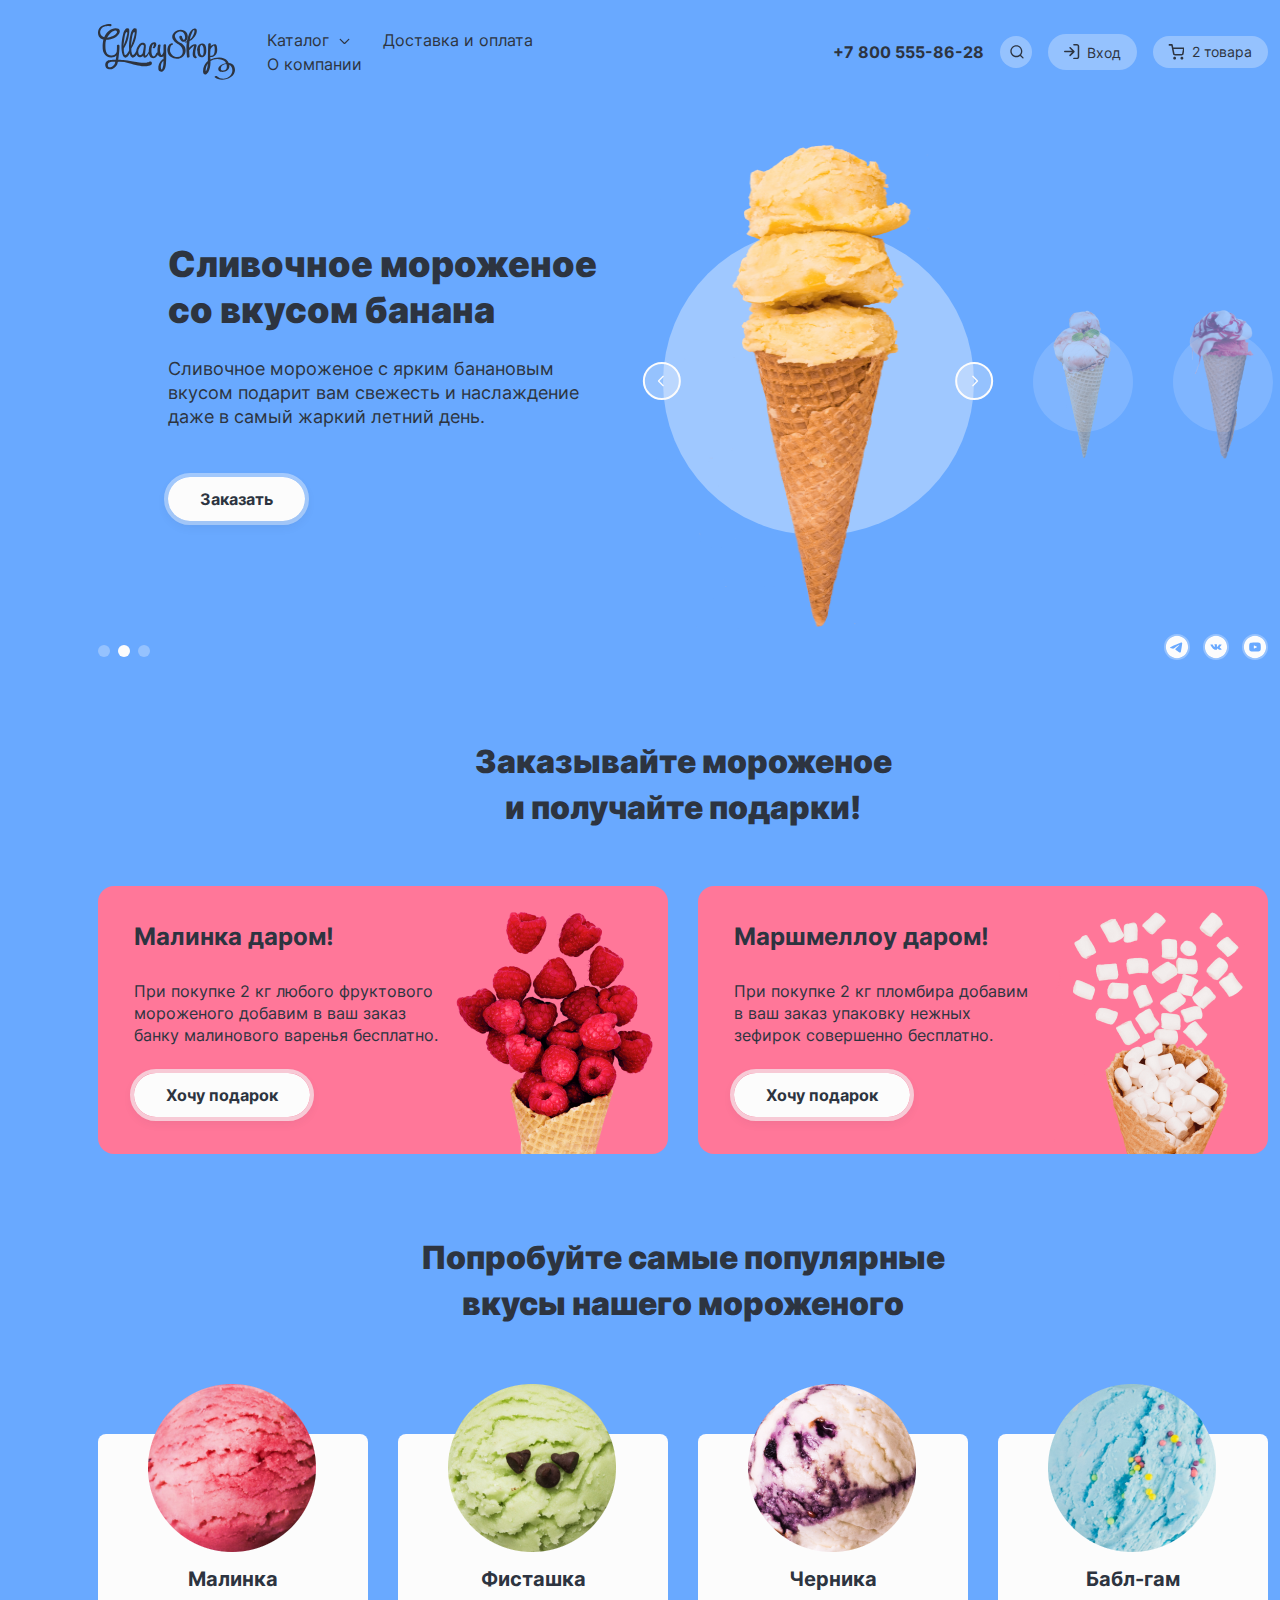
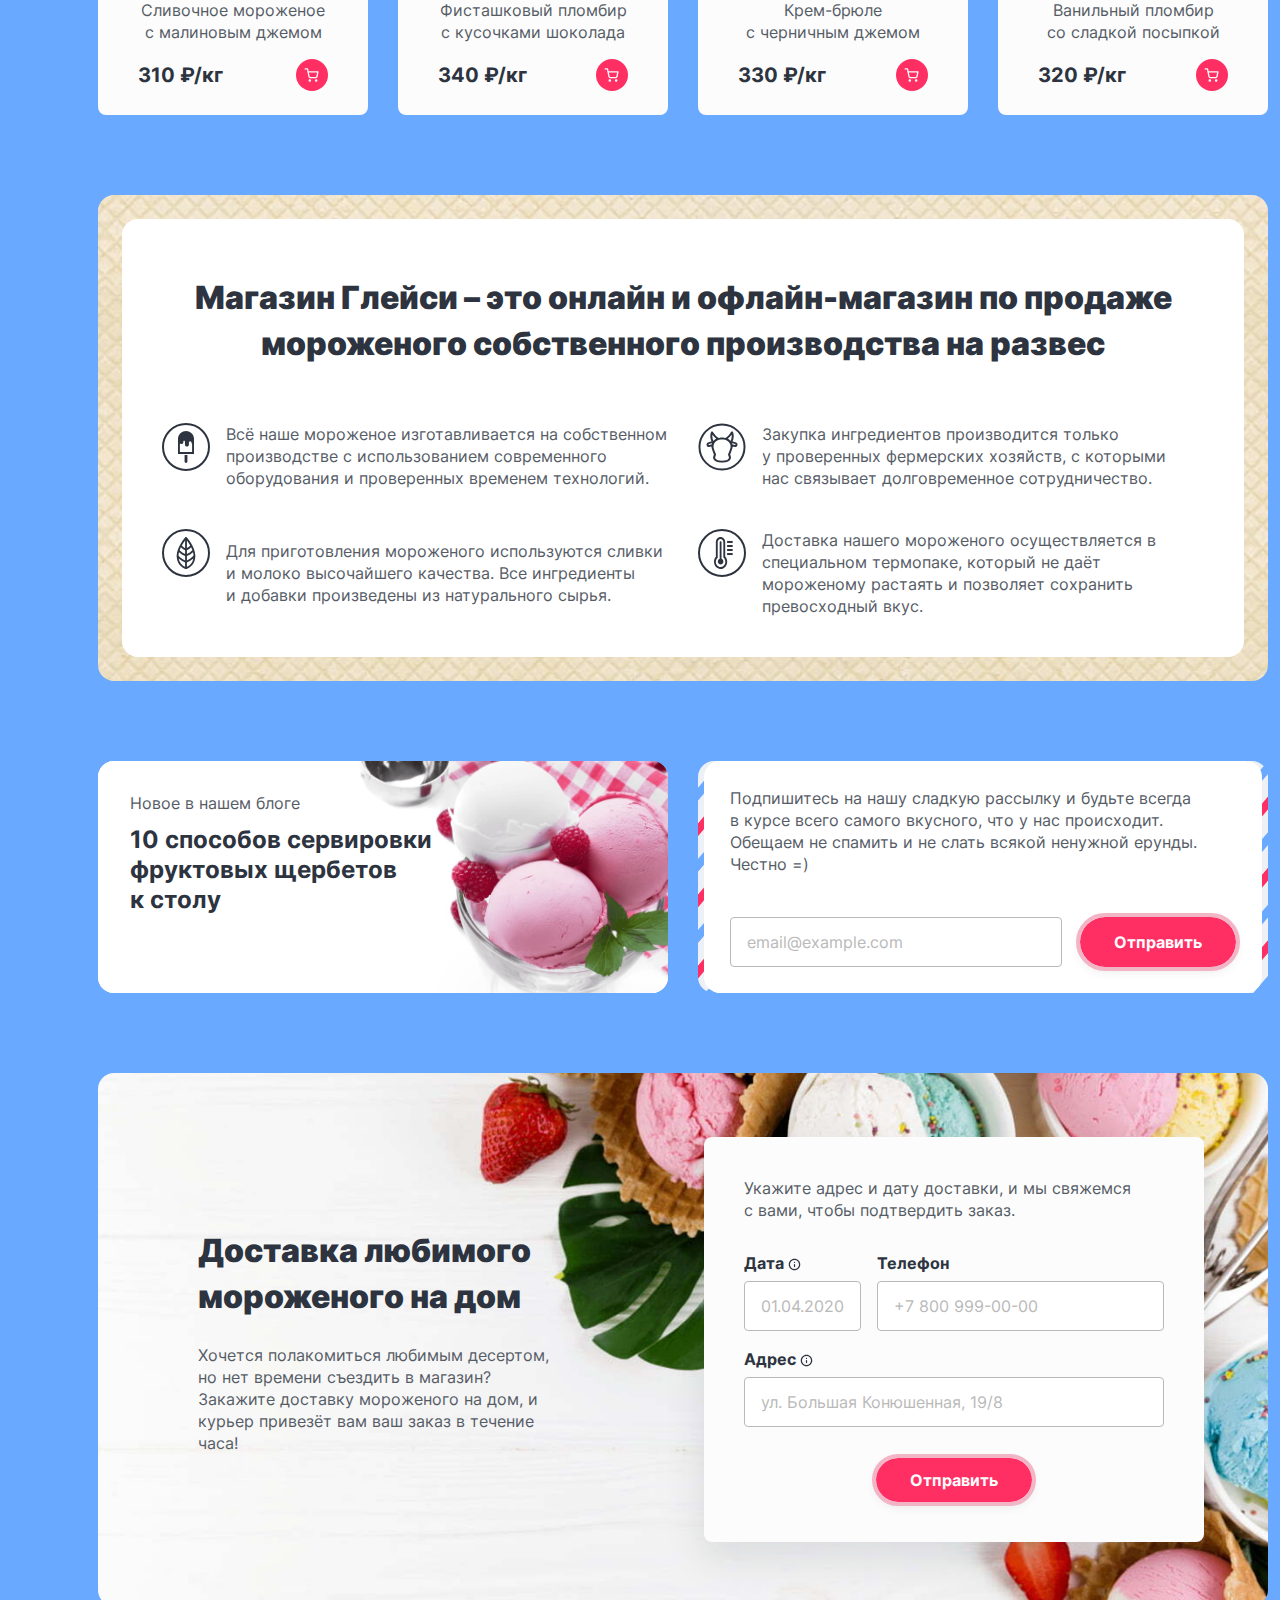
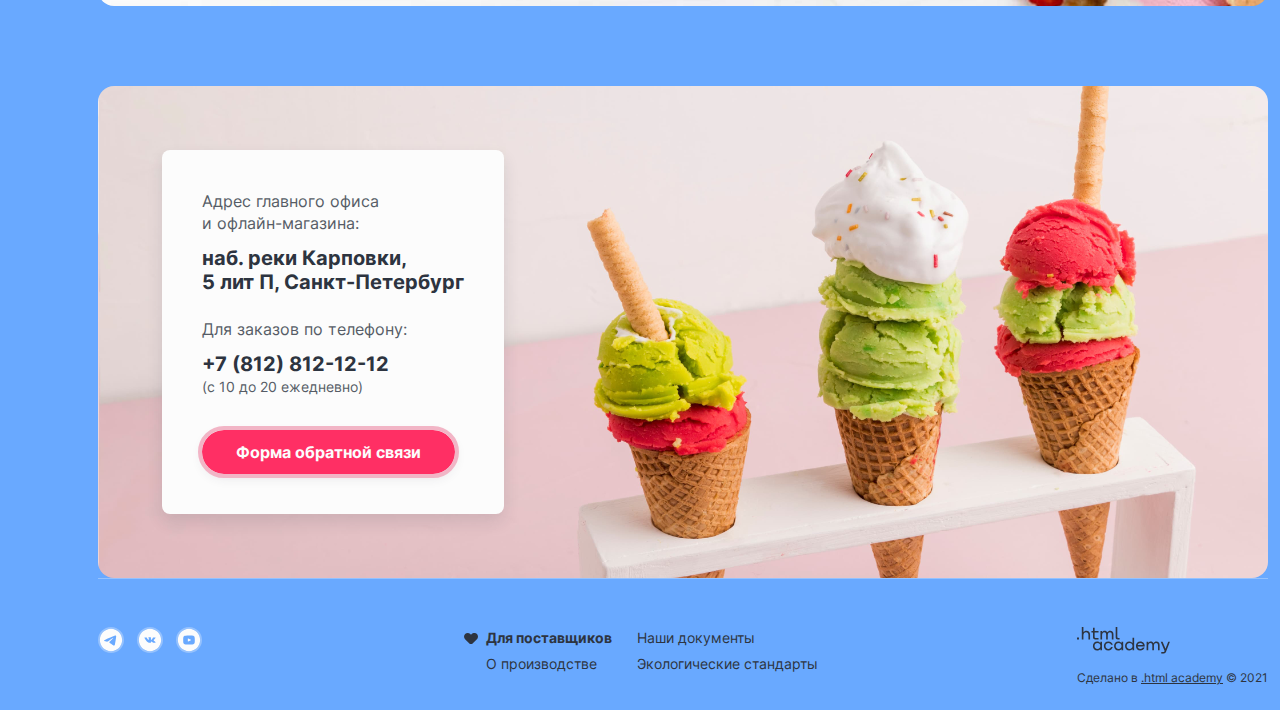
<file: index-blue-home.html>
<!DOCTYPE html>
<html lang="ru">

<head>
  <meta charset="utf-8">
  <title>HTML Academy: Глейси</title>
  <meta name="description" content="Интернет-магазин мороженого">
  <meta name="viewport" content="width=device-width">
  <link rel="stylesheet" href="styles/style.css">
  <meta name="viewport" content="width=device-width, initial-scale=1">
  <link rel="icon" href="favicon.ico">
  <link rel="icon" type="image/png" href="favicon.png">  
</head>

<body class="blue-theme">
  <div class="body-wrapper-inner">
    <header class="page-header container">
      <img class="logo-img" width="137" height="56" src="img/logo.svg" alt="Логотип сайта">

      <nav class="navigation">
        <ul class="navigation-list">
          <li class="navigation-item dropdown-icon"><a title="Перейти" class="navigation-link" href="#">Каталог</a>
           <ul class="navigation-item-sub-menu">
            <li class="navigation-item-sub-menu-item new">
              <a class="navigation-item-sub-menu-item-link sub-menu-item-link-bold" href="#">Новинки</a>
            </li>
            <li>
              <a class="navigation-item-sub-menu-item-link" href="catalog.html">Сливочное</a>
            </li>
            <li>
              <a class="navigation-item-sub-menu-item-link" href="#">Щербеты</a>
            </li>
            <li>
              <a class="navigation-item-sub-menu-item-link" href="#">Фруктовый лед</a>
            </li>
            <li>
              <a class="navigation-item-sub-menu-item-link" href="#">Мелорин</a>
            </li>
          </ul>
        </li>
        <li class="navigation-item"><a title="Перейти" class="navigation-link" href="#">Доставка и оплата</a></li>
        <li class="navigation-item"><a title="Перейти" class="navigation-link" href="#">О компании</a></li>
      </ul>
    </nav>

    <div class="user-nav">
      <a class="user-nav-tel" href="tel:+78005558628">+7 800 555-86-28</a>
      <button type="button" class="user-nav-search" aria-label="Поиск"></button>
      <div class="search-popup">
        <form class="search-popup-form" action="https://echo.htmlacademy.ru/" method="post">
          <fieldset class="search-popup-fieldset">
            <legend class="search-popup-legend"><span class="visually-hidden">Поиск по сайту</span></legend>
            <label for="search"><span class="visually-hidden">Ваш запрос</span></label> 
            <input class="search-popup-input" name="search" id="search" placeholder="Поиск по сайту" type="search" required>
            <button class="visually-hidden" type="submit">Поиск</button>
          </fieldset>
        </form>
      </div> 

      <a href="#" class="user-nav-login"><span class="enter-icon">Вход</span></a>
      <div class="login-popup">
        <form class="login-popup-box" action="https://echo.htmlacademy.ru/" method="post" target="_blank">

          <fieldset class="login-popup-fieldset">
            <legend class="login-popup-legend">Личный кабинет</legend>
            <div class="login-popup-mail login-popup-item">
              <label class="login-popup-mail-label" for="login-popup-mail"><span class="visually-hidden">Ваша почта</span></label>
              <input class="login-popup-mail-input" type="email" name="login-popup-mail" placeholder="email@example.com" id="login-popup-mail" required>
            </div>

            <div class="login-popup-area login-popup-item">
              <label class="login-popup-area-label" for="login-popup-area"><span class="visually-hidden">Ваш пароль</span></label>
              <input class="login-popup-area-input" type="password" name="login-popup-area" placeholder="••••••" id="login-popup-area" required>
            </div>

            <div class="login-popup-button-wrapper">
              <button class="login-popup-button button" type="submit">Войти</button>
              <ul class="login-button-navigation">
                <li class="login-button-navigation-item"><a href="#">Забыли пароль?</a></li> 
                <li class="login-button-navigation-item"><a href="#">Регистрация</a></li> 
              </ul> 
            </div>
          </fieldset>
        </form>
      </div>

      <a href="#" class="user-nav-cart"><span class="cart-item">2</span> товара</a>
      <div class="cart-popup">
        <h3 class="cart-popup-heading">Корзина</h3>

        <div class="cart-popup-item">
          <img class="cart-popup-item-img" width="46" height="46" alt="Мороженое со вкусом Малинка" src="img/cart-raspberry.jpg">
          <div class="cart-popup-item-wrapper-inner">
            <span class="cart-popup-item-title">Малинка</span>
            <span class="cart-popup-item-desc">1 кг х 310 ₽</span>
          </div>
          <div class="cart-popup-item-price">310 ₽</div>
          <button class="art-popup-close" type="button"><span class="visually-hidden">Закрыть</span></button>
        </div>

        <div class="cart-popup-item last-popup-item">
          <img class="cart-popup-item-img" width="46" height="46" alt="Мороженое со вкусом Бабл-гам" src="img/cart-gum.jpg">
          <div class="cart-popup-item-wrapper-inner">
            <span class="cart-popup-item-title">Бабл-гам</span>
            <span class="cart-popup-item-desc">1,5 кг х 320 ₽</span>
          </div>
          <div class="cart-popup-item-price">480 ₽</div>
          <button class="art-popup-close" type="button"><span class="visually-hidden">Закрыть</span></button>
        </div>

        <div class="cart-popup-bottom">
          <a href="#" class="cart-button button">Оформить заказ</a>
          <span class="cart-popup-bottom-total-price">Итого: 790 ₽</span>
        </div>

      </div> 

      <div class="popup-cart-info">
       <span class="popup-cart-info-text">Ваша корзина пока пуста</span>
     </div>  
   </div>
 </header>

 <main class="main-index container">
  <h1 class="visually-hidden">Интернет-магазин мороженого</h1>
  <section class="hero-block">
    <div class="slider-box-wrapper">
      <div class="slider-box">
        <div class="slider-box-item">
          <div class="slider-box-item-text">
            <h2 class="slider-box-item-text-heading">Сливочное мороженое <br>со вкусом банана</h2>
            <p class="slider-box-item-text-desc">Сливочное мороженое с ярким банановым <br>вкусом подарит вам свежесть и наслаждение <br>даже в самый жаркий летний день.</p>
            <a class="slider-box-item-text-button white-button">Заказать</a>
          </div>
          <div class="slider-box-item-images">
            <div class="slider-box-item-images-wrapper">
              <div class="slider-box-item-images-wrapper-inner">
                <img class="slider-box-item-images-img" width="327" height="507" src="img/ice-cream-big-yellow.png" alt="Большое изображение слайдера">
                <button type="button" class="slider-box-dots-prev" aria-label="Предыдущий слайд"></button>
                <button type="button" class="slider-box-dots-next" aria-label="Следующий слайд"></button> 
              </div>
            </div>
            <div class="slider-box-item-next">
              <img class="slider-box-item-next-img" width="66" height="150" src="img/ice-cream-mini-green.png" alt="Маленькое изображение слайдера">
            </div>
            <div class="slider-box-item-next">
              <img class="slider-box-item-next-img" width="66" height="150" src="img/ice-cream-mini-red.png" alt="Следующее маленькое изображение слайдера">
            </div>
          </div>
        </div>
        <div class="slider-box-controls">
          <div class="slider-box-controls-dots">
            <button type="button" class="slider-dot" aria-label="Следующий слайд"></button>
            <button type="button" class="slider-dot active" aria-label="Следующий слайд"></button>
            <button type="button" class="slider-dot" aria-label="Следующий слайд"></button>
          </div>
          <ul class="slider-box-controls-social">
            <li class="slider-box-controls-social-item">
              <a target="_blank" rel="nofollow noopener" class="footer-social-link tg" href="#">
                <span class="visually-hidden">Телеграм</span>
              </a>
            </li>
            <li class="slider-box-controls-social-item">
              <a target="_blank" rel="nofollow noopener" class="footer-social-link vk" href="#">        
                <span class="visually-hidden">Вконтакте</span>
              </a>
            </li>
            <li class="slider-box-controls-social-item">
              <a target="_blank" rel="nofollow noopener" class="footer-social-link youtube" href="#">
                <span class="visually-hidden">Ютуб</span>
              </a>
            </li>
          </ul>
        </div>  
      </div>
    </div>  
  </section>

  <section class="call-to-action">
    <h2 class="call-to-action-heading">Заказывайте мороженое и получайте подарки!</h2>
    <div class="call-to-action-wrapper">
      <div class="call-to-action-item raspberry">
        <div class="call-to-action-item-text">
          <h3 class="call-to-action-item-heading">Малинка даром!</h3>
          <p class="call-to-action-item-desc">При покупке 2 кг любого фруктового мороженого добавим в ваш заказ банку малинового варенья бесплатно.</p>
          <a href="#" class="call-to-action-item-button white-button">Хочу подарок</a>
        </div>
      </div>
      <div class="call-to-action-item marshmallow">
        <div class="call-to-action-item-text">
          <h3 class="call-to-action-item-heading">Маршмеллоу даром!</h3>
          <p class="call-to-action-item-desc">При покупке 2 кг пломбира добавим <br>в ваш заказ упаковку нежных зефирок совершенно бесплатно.</p>
          <a href="#" class="call-to-action-item-button white-button">Хочу подарок</a>
        </div>
      </div>
    </div>
  </section>

  <section class="popular-products">
    <h2 class="popular-products-heading">Попробуйте самые популярные вкусы нашего мороженого</h2>

    <div class="popular-products-wrapper">

      <div class="popular-products-item">
        <img class="popular-products-item-img" src="img/raspberry-product.png" alt="Вкус малинка" width="168" height="168">
        <h3 class="popular-products-item-heading">Малинка</h3>
        <p class="popular-products-item-desc">Сливочное мороженое с малиновым джемом</p>
        <div class="popular-products-item-shop">
          <span class="popular-products-item-shop-price">310 ₽/кг</span>
          <button type="button" class="popular-products-item-shop-cart" aria-label="В корзину"></button>
        </div>
      </div>
      <div class="popular-products-item">
        <img class="popular-products-item-img" src="img/pistachio-product.png" alt="Вкус фисташка" width="168" height="168">
        <h3 class="popular-products-item-heading">Фисташка</h3>
        <p class="popular-products-item-desc">Фисташковый пломбир с кусочками шоколада</p>
        <div class="popular-products-item-shop">
          <span class="popular-products-item-shop-price">340 ₽/кг</span>
          <button type="button" class="popular-products-item-shop-cart" aria-label="В корзину"></button>
        </div>
      </div>
      <div class="popular-products-item">
        <img class="popular-products-item-img" src="img/blueberry-product.png" alt="Вкус черника" width="168" height="168">
        <h3 class="popular-products-item-heading">Черника</h3>
        <p class="popular-products-item-desc">Крем-брюле <br>с черничным джемом</p>
        <div class="popular-products-item-shop">
          <span class="popular-products-item-shop-price">330 ₽/кг</span>
          <button type="button" class="popular-products-item-shop-cart" aria-label="В корзину"></button>
        </div>
      </div>
      <div class="popular-products-item">
        <img class="popular-products-item-img" src="img/bubble-product.png" alt="Вкус жевачка" width="168" height="168">
        <h3 class="popular-products-item-heading">Бабл-гам</h3>
        <p class="popular-products-item-desc">Ванильный пломбир <br>со сладкой посыпкой</p>
        <div class="popular-products-item-shop">
          <span class="popular-products-item-shop-price">320 ₽/кг</span>
          <button type="button" class="popular-products-item-shop-cart" aria-label="В корзину"></button>
        </div>
      </div>
    </div>
  </section>

  <section class="advantage">
    <div class="advantage-wrapper-corner">
      <div class="advantage-wrapper-corner-inner">
        <h2 class="advantage-heading">Магазин Глейси – это онлайн и офлайн-магазин по продаже мороженого собственного производства на развес</h2>
        <div class="advantage-wrapper">
          <div class="advantage-item">
            <img class="advantage-item-img" src="img/ice-cream-icon.svg" alt="Иконка мороженое"  width="48" height="48">
            <div class="advantage-item-text">Всё наше мороженое изготавливается на собственном производстве с использованием современного оборудования и проверенных временем технологий.</div>
          </div>
          <div class="advantage-item">
            <img class="advantage-item-img" src="img/cow-icon.svg" alt="Иконка коровка"  width="48" height="48">
            <div class="advantage-item-text">Закупка ингредиентов производится только <br>у проверенных фермерских хозяйств, с которыми <br>нас связывает долговременное сотрудничество.
            </div>
          </div>
          <div class="advantage-item">
            <img class="advantage-item-img" src="img/leef-icon.svg" alt="Иконка листик"  width="48" height="48">
            <div class="advantage-item-text">Для приготовления мороженого используются сливки и молоко высочайшего качества. Все ингредиенты <br>и добавки произведены из натурального сырья.</div>
          </div>
          <div class="advantage-item">
            <img class="advantage-item-img" src="img/temperatutre-icon.svg" alt="Иконка градусник"  width="48" height="48">
            <div class="advantage-item-text">Доставка нашего мороженого осуществляется в специальном термопаке, который не даёт мороженому растаять и позволяет сохранить превосходный вкус.</div>
          </div>
        </div>
      </div>
    </div>
  </section>

  <section class="blog">
    <h2 class="visually-hidden">Блог</h2>
    <div class="blog-item news-item">
      <p class="blog-item-description">Новое в нашем блоге</p>
      <p class="blog-item-heading">10 способов сервировки фруктовых щербетов <br>к столу</p>
      <img src="img/ice-cream-background.jpg" alt="Фон с мороженым" class="blog-item news-item-img" width="645" height="430">
    </div>
    <div class="blog-item subscribe-box-item">
      <div class="subscribe-box-item-wrapper">  
        <p class="subscribe-text-item">Подпишитесь на нашу сладкую рассылку и будьте всегда <br>в курсе всего самого вкусного, что у нас происходит. Обещаем не спамить и не слать всякой ненужной ерунды. Честно =)</p>
        <div class="subscribe-form-box">
          <form action="https://echo.htmlacademy.ru/" method="post">
            <div class="subscribe-form-box-wrapper">              
              <input type="email" name="signup-email" id="signup-email" class="signup-email-input" placeholder="email@example.com" required>
              <label for="signup-email" class="subscribe-form-box-label"><span class="visually-hidden">Подписаться на сладкую рассылку</span></label> 
              <button class="subscribe-form-button button button-red" type="submit">Отправить</button>
            </div>
          </form>
        </div> 
      </div> 
    </div>  
  </section>

  <section class="delivery">
    <div class="delivery-text">
      <h2 class="delivery-text-title">Доставка любимого мороженого на дом</h2>
      <p class="delivery-text-description">Хочется полакомиться любимым десертом, <br>но нет времени съездить в магазин? Закажите доставку мороженого на дом, и курьер привезёт вам ваш заказ в течение часа!</p>
    </div>
    <div class="delivery-form">
      <p class="delivery-form-text">
        Укажите адрес и дату доставки, и мы свяжемся <br>с вами, чтобы подтвердить заказ.
      </p>


      <form class="delivery-form-box" action="https://echo.htmlacademy.ru/" method="post" target="_blank">

        <fieldset class="delivery-fieldset">
          <legend class="delivery-legend visually-hidden">Доставка мороженого</legend> 

          <div class="delivery-date delivery-item">
            <label class="delivery-date-label" for="date-delivery"><span class="date-info tooltiphover">Дата</span><span class="tooltip">Введите желаемую дату</span></label>
            <input class="delivery-date-input" type="text" name="date-delivery" placeholder="01.04.2020" id="date-delivery" required>
          </div>

          <div class="delivery-phone delivery-item">
            <label class="delivery-phone-label" for="phone-delivery">Телефон</label>
            <input class="delivery-phone-input" type="text" name="phone-delivery" placeholder="+7 800 999-00-00" id="phone-delivery" required>
          </div>

          <div class="delivery-adress delivery-item">
            <label class="delivery-adress-label" for="adress-delivery"><span class="adress-info tooltiphover">Адрес</span><span class="tooltip">Введите Ваш адрес доставки</span></label>
            <input class="delivery-adress-input" type="text" name="adress-delivery" placeholder="ул. Большая Конюшенная, 19/8" id="adress-delivery" required>
          </div>

          <button class="delivery-button button button-red" type="submit">Отправить</button>   
        </fieldset>
      </form>
    </div>  
  </section>  

  <section class="adress">
    <h2 class="visually-hidden">Наш адрес</h2>
    <div class="adress-item">
      <p class="adress-item-top">Адрес главного офиса <br>и офлайн-магазина:</p>
      <p class="adress-item-title">наб. реки Карповки, <br>5 лит П, Санкт-Петербург</p>
      <p class="adress-item-phone-text">Для заказов по телефону:</p>
      <a href="tel:+78128121212" class="adress-item-phone">+7 (812) 812-12-12</a>
      <p class="adress-item-time">(с 10 до 20 ежедневно)</p>
      <button type="button" class="form-button open-popup button-red">Форма обратной связи</button>
    </div>
  </section>
</main>

<footer class="page-footer container">

  <ul class="page-footer-social-list">
    <li class="footer-social-item">
      <a target="_blank" rel="nofollow noopener" class="footer-social-link tg" href="https://t.me/htmlacademy">
        <span class="visually-hidden">Телеграм</span>
      </a>
    </li>
    <li class="footer-social-item">
      <a target="_blank" rel="nofollow noopener" class="footer-social-link vk" href="https://vk.com/htmlacademy">        
        <span class="visually-hidden">Вконтакте</span>
      </a>
    </li>
    <li class="footer-social-item">
      <a target="_blank" rel="nofollow noopener" class="footer-social-link youtube" href="https://www.youtube.com/user/htmlacademyru">
        <span class="visually-hidden">Ютуб</span>
      </a>
    </li>
  </ul>

  <nav class="footer-navigation">
    <ul class="footer-navigation-list-first">
      <li class="footer-navigation-item like"><a title="Перейти" class="navigation-footer-link" href="#">Для поставщиков</a></li>
      <li class="footer-navigation-item"><a title="Перейти" class="navigation-footer-link production" href="#">О производстве</a></li>
    </ul>
    <ul class="footer-navigation-list-second">
      <li class="footer-navigation-item"><a title="Перейти" class="navigation-footer-link documents" href="#">Наши документы</a></li>
      <li class="footer-navigation-item"><a title="Перейти" class="navigation-footer-link" href="#">Экологические стандарты</a></li>
    </ul>
  </nav>

  <div class="footer-academy-link">
    <a class="page-footer-copyright-link" href="https://htmlacademy.ru/">
      <img class="footer-academy-link-img" src="img/logo-htmlacademy.svg" alt="Html academy"  width="93" height="27">
    </a>
    <p class="footer-academy-link-copiwrite">Сделано в <a class="link-copiwrite" href="https://htmlacademy.ru/">.html academy</a> © 2021</p>
  </div>

</footer>
</div>

<div class="contact-form-popup-wrapper popup-switcher">
  <div class="contact-form-popup">
    <form class="contact-form-popup-box" action="https://echo.htmlacademy.ru/" method="post" target="_blank">
      <button class="contact-form-popup-close close-popup" type="button"><span class="visually-hidden">Закрыть</span></button>
      <fieldset class="contact-form-popup-fieldset">
        <legend class="contact-form-popup-legend">Мы обязательно ответим вам!</legend> 

        <div class="contact-form-popup-name contact-popup-item">
          <label class="contact-form-popup-name-label" for="contact-form-popup-name"><span class="visually-hidden">Имя и фамилия</span></label>
          <input class="contact-form-popup-name-input" type="text" name="contact-form-popup-name" placeholder="Имя и фамилия" id="contact-form-popup-name" required>
        </div>

        <div class="contact-form-popup-mail contact-popup-item">
          <label class="contact-form-popup-mail-label" for="contact-form-popup-mail"><span class="visually-hidden">Ваша почта</span></label>
          <input class="contact-form-popup-mail-input" type="email" name="contact-form-popup-mail" placeholder="email@example.com" id="contact-form-popup-mail" required>
        </div>

        <div class="contact-form-popup-area contact-popup-item">
          <label class="contact-form-popup-area-label" for="contact-form-popup-area"><span class="visually-hidden">В свободной форме</span></label>
          <textarea class="contact-form-popup-area-input" name="contact-form-popup-area" placeholder="В свободной форме" id="contact-form-popup-area" required></textarea>
        </div>

        <button class="contact-form-popup-button button" type="submit">Отправить</button>   
      </fieldset>
    </form>
  </div>
</div>

<script src="js/popup.js"></script>
</body>
</html>
</file>
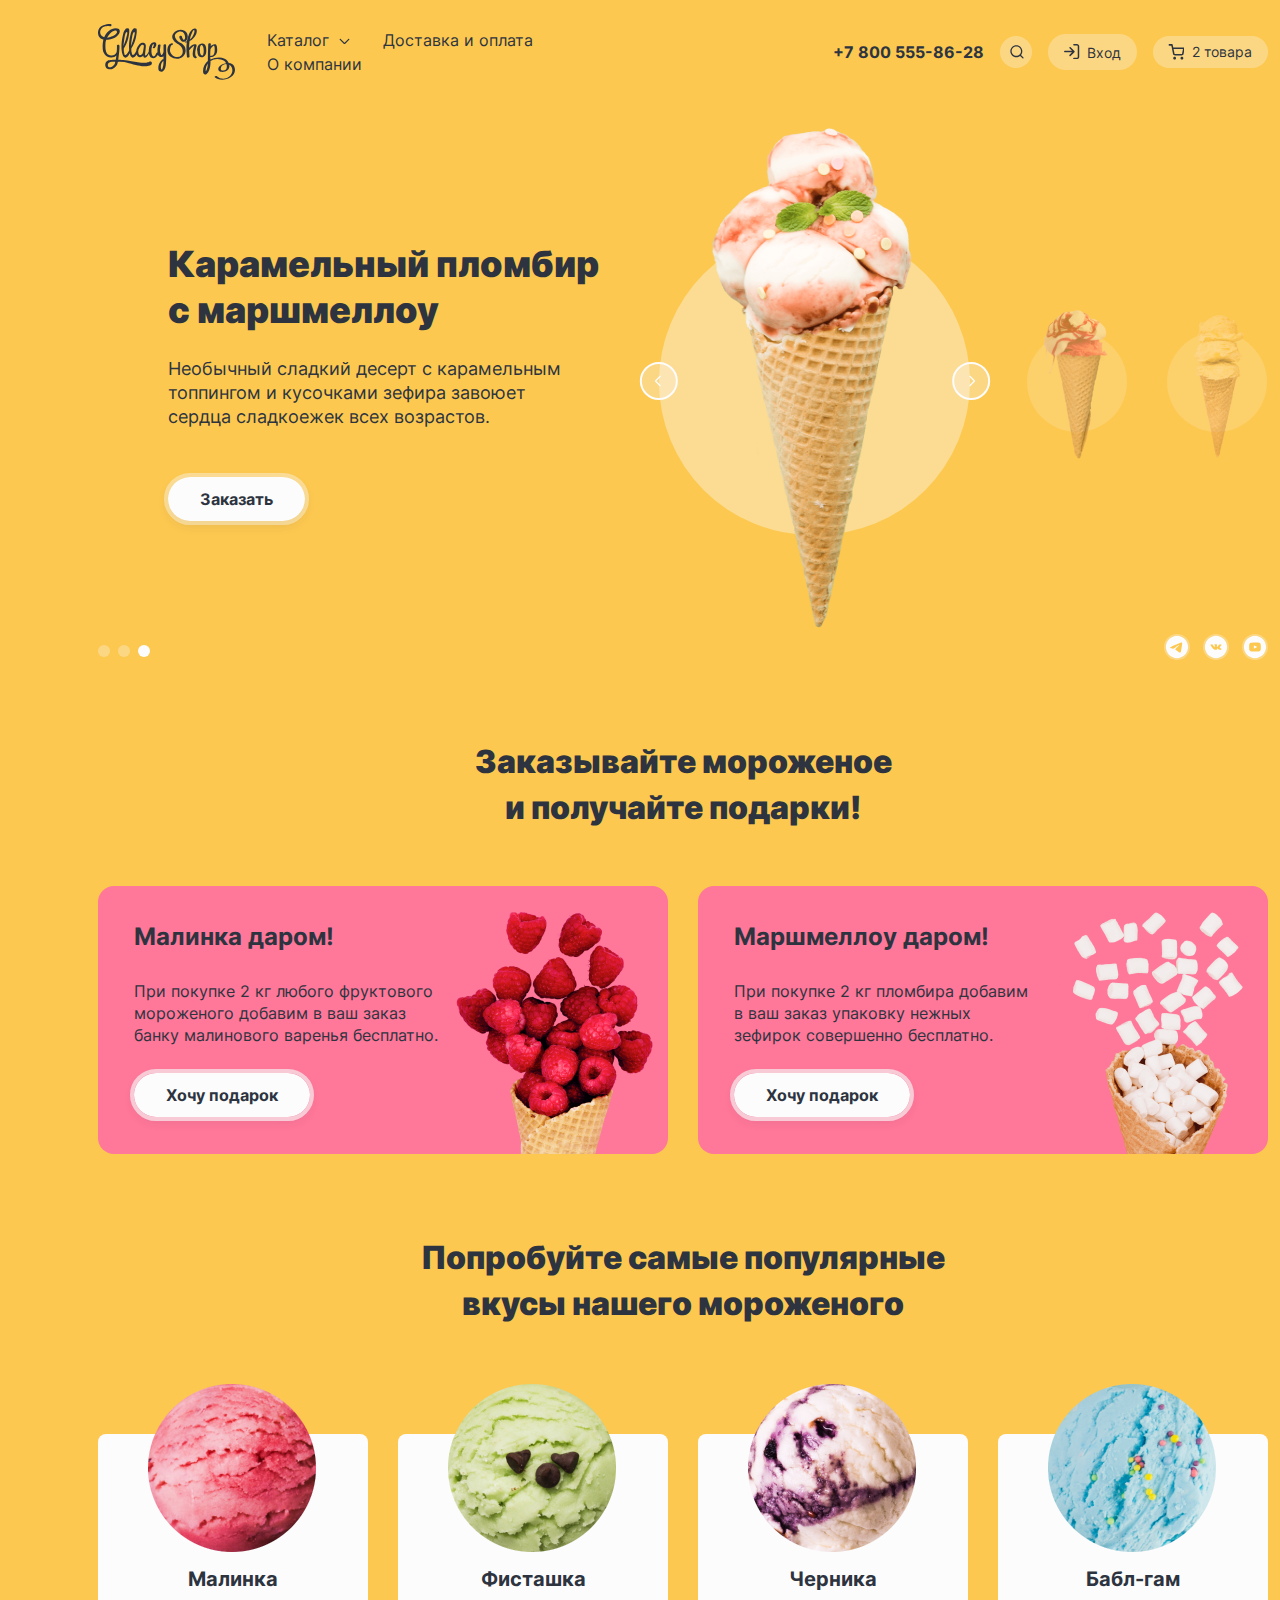
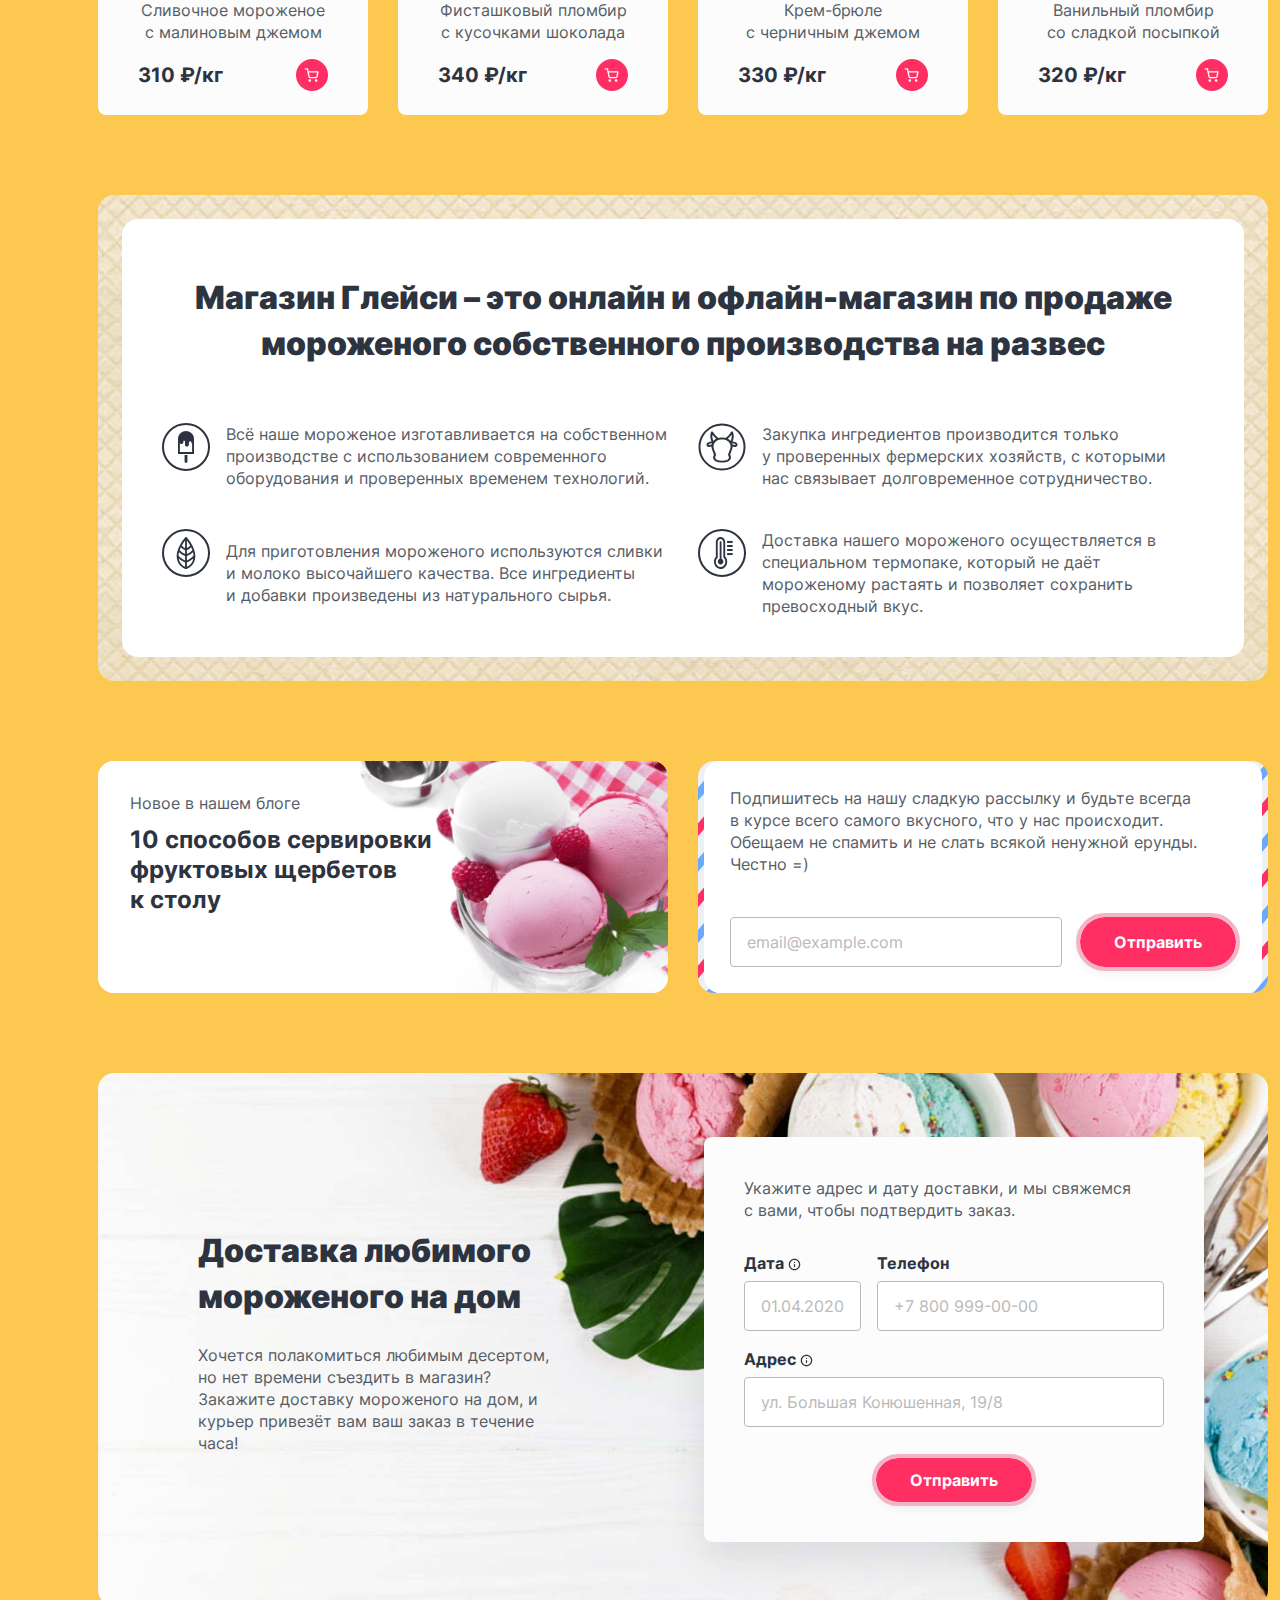
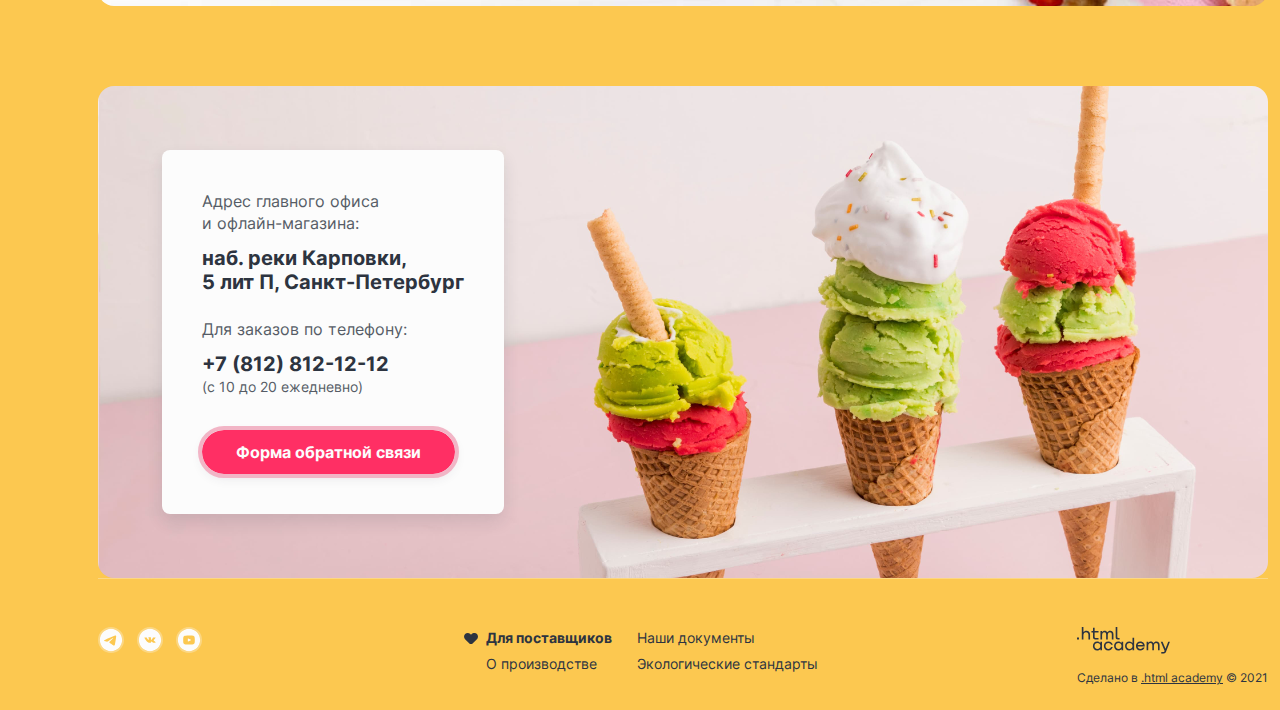
<file: index-yellow-home.html>
<!DOCTYPE html>
<html lang="ru">

<head>
  <meta charset="utf-8">
  <title>HTML Academy: Глейси</title>
  <meta name="description" content="Интернет-магазин мороженого">
  <meta name="viewport" content="width=device-width">
  <link rel="stylesheet" href="styles/style.css">
  <meta name="viewport" content="width=device-width, initial-scale=1">
  <link rel="icon" href="favicon.ico">
  <link rel="icon" type="image/png" href="favicon.png">  
</head>

<body class="yellow-theme">
  <div class="body-wrapper-inner">
    <header class="page-header container">
      <img class="logo-img" width="137" height="56" src="img/logo.svg" alt="Логотип сайта">

      <nav class="navigation">
        <ul class="navigation-list">
          <li class="navigation-item dropdown-icon"><a title="Перейти" class="navigation-link" href="#">Каталог</a>
           <ul class="navigation-item-sub-menu">
            <li class="navigation-item-sub-menu-item new">
              <a class="navigation-item-sub-menu-item-link sub-menu-item-link-bold" href="#">Новинки</a>
            </li>
            <li>
              <a class="navigation-item-sub-menu-item-link" href="catalog.html">Сливочное</a>
            </li>
            <li>
              <a class="navigation-item-sub-menu-item-link" href="#">Щербеты</a>
            </li>
            <li>
              <a class="navigation-item-sub-menu-item-link" href="#">Фруктовый лед</a>
            </li>
            <li>
              <a class="navigation-item-sub-menu-item-link" href="#">Мелорин</a>
            </li>
          </ul>
        </li>
        <li class="navigation-item"><a title="Перейти" class="navigation-link" href="#">Доставка и оплата</a></li>
        <li class="navigation-item"><a title="Перейти" class="navigation-link" href="#">О компании</a></li>
      </ul>
    </nav>

    <div class="user-nav">
      <a class="user-nav-tel" href="tel:+78005558628">+7 800 555-86-28</a>
      <button type="button" class="user-nav-search" aria-label="Поиск"></button>
      <div class="search-popup">
        <form class="search-popup-form" action="https://echo.htmlacademy.ru/" method="post">
          <fieldset class="search-popup-fieldset">
            <legend class="search-popup-legend"><span class="visually-hidden">Поиск по сайту</span></legend>
            <label for="search"><span class="visually-hidden">Ваш запрос</span></label> 
            <input class="search-popup-input" name="search" id="search" placeholder="Поиск по сайту" type="search" required>
            <button class="visually-hidden" type="submit">Поиск</button>
          </fieldset>
        </form>
      </div> 

      <a href="#" class="user-nav-login"><span class="enter-icon">Вход</span></a>
      <div class="login-popup">
        <form class="login-popup-box" action="https://echo.htmlacademy.ru/" method="post" target="_blank">

          <fieldset class="login-popup-fieldset">
            <legend class="login-popup-legend">Личный кабинет</legend>
            <div class="login-popup-mail login-popup-item">
              <label class="login-popup-mail-label" for="login-popup-mail"><span class="visually-hidden">Ваша почта</span></label>
              <input class="login-popup-mail-input" type="email" name="login-popup-mail" placeholder="email@example.com" id="login-popup-mail" required>
            </div>

            <div class="login-popup-area login-popup-item">
              <label class="login-popup-area-label" for="login-popup-area"><span class="visually-hidden">Ваш пароль</span></label>
              <input class="login-popup-area-input" type="password" name="login-popup-area" placeholder="••••••" id="login-popup-area" required>
            </div>

            <div class="login-popup-button-wrapper">
              <button class="login-popup-button button" type="submit">Войти</button>
              <ul class="login-button-navigation">
                <li class="login-button-navigation-item"><a href="#">Забыли пароль?</a></li> 
                <li class="login-button-navigation-item"><a href="#">Регистрация</a></li> 
              </ul> 
            </div>
          </fieldset>
        </form>
      </div>

      <a href="#" class="user-nav-cart"><span class="cart-item">2</span> товара</a>
      <div class="cart-popup">
        <h3 class="cart-popup-heading">Корзина</h3>

        <div class="cart-popup-item">
          <img class="cart-popup-item-img" width="46" height="46" alt="Мороженое со вкусом Малинка" src="img/cart-raspberry.jpg">
          <div class="cart-popup-item-wrapper-inner">
            <span class="cart-popup-item-title">Малинка</span>
            <span class="cart-popup-item-desc">1 кг х 310 ₽</span>
          </div>
          <div class="cart-popup-item-price">310 ₽</div>
          <button class="art-popup-close" type="button"><span class="visually-hidden">Закрыть</span></button>
        </div>

        <div class="cart-popup-item last-popup-item">
          <img class="cart-popup-item-img" width="46" height="46" alt="Мороженое со вкусом Бабл-гам" src="img/cart-gum.jpg">
          <div class="cart-popup-item-wrapper-inner">
            <span class="cart-popup-item-title">Бабл-гам</span>
            <span class="cart-popup-item-desc">1,5 кг х 320 ₽</span>
          </div>
          <div class="cart-popup-item-price">480 ₽</div>
          <button class="art-popup-close" type="button"><span class="visually-hidden">Закрыть</span></button>
        </div>

        <div class="cart-popup-bottom">
          <a href="#" class="cart-button button">Оформить заказ</a>
          <span class="cart-popup-bottom-total-price">Итого: 790 ₽</span>
        </div>

      </div> 

      <div class="popup-cart-info">
       <span class="popup-cart-info-text">Ваша корзина пока пуста</span>
     </div>  
   </div>
 </header>

 <main class="main-index container">
  <h1 class="visually-hidden">Интернет-магазин мороженого</h1>
  <section class="hero-block">
    <div class="slider-box-wrapper">
      <div class="slider-box">
        <div class="slider-box-item">
          <div class="slider-box-item-text">
            <h2 class="slider-box-item-text-heading">Карамельный пломбир <br>с маршмеллоу</h2>
            <p class="slider-box-item-text-desc">Необычный сладкий десерт с карамельным <br>топпингом и кусочками зефира завоюет <br>сердца сладкоежек всех возрастов.</p>
            <a href="" class="slider-box-item-text-button white-button">Заказать</a>
          </div>
          <div class="slider-box-item-images">
            <div class="slider-box-item-images-wrapper">
              <div class="slider-box-item-images-wrapper-inner">
                <img class="slider-box-item-images-img" width="327" height="507" src="img/ice-cream-big-green.png" alt="Большое изображение слайдера">
                <button type="button" class="slider-box-dots-prev" aria-label="Предыдущий слайд"></button>
                <button type="button" class="slider-box-dots-next" aria-label="Следующий слайд"></button> 
              </div>
            </div>
            <div class="slider-box-item-next">
              <img class="slider-box-item-next-img" width="66" height="150" src="img/ice-cream-mini-red.png" alt="Маленькое изображение слайдера">
            </div>
            <div class="slider-box-item-next">
              <img class="slider-box-item-next-img" width="66" height="150" src="img/ice-cream-mini-yellow.png" alt="Следующее маленькое изображение слайдера">
            </div>
          </div>
        </div>
        <div class="slider-box-controls">
          <div class="slider-box-controls-dots">
            <button type="button" class="slider-dot" aria-label="Следующий слайд"></button>
            <button type="button" class="slider-dot" aria-label="Следующий слайд"></button>
            <button type="button" class="slider-dot active" aria-label="Следующий слайд"></button>
          </div>
          <ul class="slider-box-controls-social">
            <li class="slider-box-controls-social-item">
              <a target="_blank" rel="nofollow noopener" class="footer-social-link tg" href="#">
                <span class="visually-hidden">Телеграм</span>
              </a>
            </li>
            <li class="slider-box-controls-social-item">
              <a target="_blank" rel="nofollow noopener" class="footer-social-link vk" href="#">        
                <span class="visually-hidden">Вконтакте</span>
              </a>
            </li>
            <li class="slider-box-controls-social-item">
              <a target="_blank" rel="nofollow noopener" class="footer-social-link youtube" href="#">
                <span class="visually-hidden">Ютуб</span>
              </a>
            </li>
          </ul>
        </div>  
      </div>
    </div>  
  </section>

  <section class="call-to-action">
    <h2 class="call-to-action-heading">Заказывайте мороженое и получайте подарки!</h2>
    <div class="call-to-action-wrapper">
      <div class="call-to-action-item raspberry">
        <div class="call-to-action-item-text">
          <h3 class="call-to-action-item-heading">Малинка даром!</h3>
          <p class="call-to-action-item-desc">При покупке 2 кг любого фруктового мороженого добавим в ваш заказ банку малинового варенья бесплатно.</p>
          <a href="#" class="call-to-action-item-button white-button">Хочу подарок</a>
        </div>
      </div>
      <div class="call-to-action-item marshmallow">
        <div class="call-to-action-item-text">
          <h3 class="call-to-action-item-heading">Маршмеллоу даром!</h3>
          <p class="call-to-action-item-desc">При покупке 2 кг пломбира добавим <br>в ваш заказ упаковку нежных зефирок совершенно бесплатно.</p>
          <a href="#" class="call-to-action-item-button white-button">Хочу подарок</a>
        </div>
      </div>
    </div>
  </section>

  <section class="popular-products">
    <h2 class="popular-products-heading">Попробуйте самые популярные вкусы нашего мороженого</h2>

    <div class="popular-products-wrapper">

      <div class="popular-products-item">
        <img class="popular-products-item-img" src="img/raspberry-product.png" alt="Вкус малинка" width="168" height="168">
        <h3 class="popular-products-item-heading">Малинка</h3>
        <p class="popular-products-item-desc">Сливочное мороженое с малиновым джемом</p>
        <div class="popular-products-item-shop">
          <span class="popular-products-item-shop-price">310 ₽/кг</span>
          <button type="button" class="popular-products-item-shop-cart" aria-label="В корзину"></button>
        </div>
      </div>
      <div class="popular-products-item">
        <img class="popular-products-item-img" src="img/pistachio-product.png" alt="Вкус фисташка" width="168" height="168">
        <h3 class="popular-products-item-heading">Фисташка</h3>
        <p class="popular-products-item-desc">Фисташковый пломбир с кусочками шоколада</p>
        <div class="popular-products-item-shop">
          <span class="popular-products-item-shop-price">340 ₽/кг</span>
          <button type="button" class="popular-products-item-shop-cart" aria-label="В корзину"></button>
        </div>
      </div>
      <div class="popular-products-item">
        <img class="popular-products-item-img" src="img/blueberry-product.png" alt="Вкус черника" width="168" height="168">
        <h3 class="popular-products-item-heading">Черника</h3>
        <p class="popular-products-item-desc">Крем-брюле <br>с черничным джемом</p>
        <div class="popular-products-item-shop">
          <span class="popular-products-item-shop-price">330 ₽/кг</span>
          <button type="button" class="popular-products-item-shop-cart" aria-label="В корзину"></button>
        </div>
      </div>
      <div class="popular-products-item">
        <img class="popular-products-item-img" src="img/bubble-product.png" alt="Вкус жевачка" width="168" height="168">
        <h3 class="popular-products-item-heading">Бабл-гам</h3>
        <p class="popular-products-item-desc">Ванильный пломбир <br>со сладкой посыпкой</p>
        <div class="popular-products-item-shop">
          <span class="popular-products-item-shop-price">320 ₽/кг</span>
          <button type="button" class="popular-products-item-shop-cart" aria-label="В корзину"></button>
        </div>
      </div>
    </div>
  </section>

  <section class="advantage">
    <div class="advantage-wrapper-corner">
      <div class="advantage-wrapper-corner-inner">
        <h2 class="advantage-heading">Магазин Глейси – это онлайн и офлайн-магазин по продаже мороженого собственного производства на развес</h2>
        <div class="advantage-wrapper">
          <div class="advantage-item">
            <img class="advantage-item-img" src="img/ice-cream-icon.svg" alt="Иконка мороженое"  width="48" height="48">
            <div class="advantage-item-text">Всё наше мороженое изготавливается на собственном производстве с использованием современного оборудования и проверенных временем технологий.</div>
          </div>
          <div class="advantage-item">
            <img class="advantage-item-img" src="img/cow-icon.svg" alt="Иконка коровка"  width="48" height="48">
            <div class="advantage-item-text">Закупка ингредиентов производится только <br>у проверенных фермерских хозяйств, с которыми <br>нас связывает долговременное сотрудничество.
            </div>
          </div>
          <div class="advantage-item">
            <img class="advantage-item-img" src="img/leef-icon.svg" alt="Иконка листик"  width="48" height="48">
            <div class="advantage-item-text">Для приготовления мороженого используются сливки и молоко высочайшего качества. Все ингредиенты <br>и добавки произведены из натурального сырья.</div>
          </div>
          <div class="advantage-item">
            <img class="advantage-item-img" src="img/temperatutre-icon.svg" alt="Иконка градусник"  width="48" height="48">
            <div class="advantage-item-text">Доставка нашего мороженого осуществляется в специальном термопаке, который не даёт мороженому растаять и позволяет сохранить превосходный вкус.</div>
          </div>
        </div>
      </div>
    </div>
  </section>

  <section class="blog">
    <h2 class="visually-hidden">Блог</h2>
    <div class="blog-item news-item">
      <p class="blog-item-description">Новое в нашем блоге</p>
      <p class="blog-item-heading">10 способов сервировки фруктовых щербетов <br>к столу</p>
      <img src="img/ice-cream-background.jpg" alt="Фон с мороженым" class="blog-item news-item-img" width="645" height="430">
    </div>
    <div class="blog-item subscribe-box-item">
      <div class="subscribe-box-item-wrapper">  
        <p class="subscribe-text-item">Подпишитесь на нашу сладкую рассылку и будьте всегда <br>в курсе всего самого вкусного, что у нас происходит. Обещаем не спамить и не слать всякой ненужной ерунды. Честно =)</p>
        <div class="subscribe-form-box">
          <form action="https://echo.htmlacademy.ru/" method="post">
            <div class="subscribe-form-box-wrapper">              
              <input type="email" name="signup-email" id="signup-email" class="signup-email-input" placeholder="email@example.com" required>
              <label for="signup-email" class="subscribe-form-box-label"><span class="visually-hidden">Подписаться на сладкую рассылку</span></label> 
              <button class="subscribe-form-button button button-red" type="submit">Отправить</button>
            </div>
          </form>
        </div> 
      </div> 
    </div>  
  </section>

  <section class="delivery">
    <div class="delivery-text">
      <h2 class="delivery-text-title">Доставка любимого мороженого на дом</h2>
      <p class="delivery-text-description">Хочется полакомиться любимым десертом, <br>но нет времени съездить в магазин? Закажите доставку мороженого на дом, и курьер привезёт вам ваш заказ в течение часа!</p>
    </div>
    <div class="delivery-form">
      <p class="delivery-form-text">
        Укажите адрес и дату доставки, и мы свяжемся <br>с вами, чтобы подтвердить заказ.
      </p>


      <form class="delivery-form-box" action="https://echo.htmlacademy.ru/" method="post" target="_blank">

        <fieldset class="delivery-fieldset">
          <legend class="delivery-legend visually-hidden">Доставка мороженого</legend> 

          <div class="delivery-date delivery-item">
            <label class="delivery-date-label" for="date-delivery"><span class="date-info tooltiphover">Дата</span><span class="tooltip">Введите желаемую дату</span></label>
            <input class="delivery-date-input" type="text" name="date-delivery" placeholder="01.04.2020" id="date-delivery" required>
          </div>

          <div class="delivery-phone delivery-item">
            <label class="delivery-phone-label" for="phone-delivery">Телефон</label>
            <input class="delivery-phone-input" type="text" name="phone-delivery" placeholder="+7 800 999-00-00" id="phone-delivery" required>
          </div>

          <div class="delivery-adress delivery-item">
            <label class="delivery-adress-label" for="adress-delivery"><span class="adress-info tooltiphover">Адрес</span><span class="tooltip">Введите Ваш адрес доставки</span></label>
            <input class="delivery-adress-input" type="text" name="adress-delivery" placeholder="ул. Большая Конюшенная, 19/8" id="adress-delivery" required>
          </div>

          <button class="delivery-button button button-red" type="submit">Отправить</button>   
        </fieldset>
      </form>
    </div>  
  </section>  

  <section class="adress">
    <h2 class="visually-hidden">Наш адрес</h2>
    <div class="adress-item">
      <p class="adress-item-top">Адрес главного офиса <br>и офлайн-магазина:</p>
      <p class="adress-item-title">наб. реки Карповки, <br>5 лит П, Санкт-Петербург</p>
      <p class="adress-item-phone-text">Для заказов по телефону:</p>
      <a href="tel:+78128121212" class="adress-item-phone">+7 (812) 812-12-12</a>
      <p class="adress-item-time">(с 10 до 20 ежедневно)</p>
      <button type="button" class="form-button open-popup button-red">Форма обратной связи</button>
    </div>
  </section>
</main>

<footer class="page-footer container">

  <ul class="page-footer-social-list">
    <li class="footer-social-item">
      <a target="_blank" rel="nofollow noopener" class="footer-social-link tg" href="https://t.me/htmlacademy">
        <span class="visually-hidden">Телеграм</span>
      </a>
    </li>
    <li class="footer-social-item">
      <a target="_blank" rel="nofollow noopener" class="footer-social-link vk" href="https://vk.com/htmlacademy">        
        <span class="visually-hidden">Вконтакте</span>
      </a>
    </li>
    <li class="footer-social-item">
      <a target="_blank" rel="nofollow noopener" class="footer-social-link youtube" href="https://www.youtube.com/user/htmlacademyru">
        <span class="visually-hidden">Ютуб</span>
      </a>
    </li>
  </ul>

  <nav class="footer-navigation">
    <ul class="footer-navigation-list-first">
      <li class="footer-navigation-item like"><a title="Перейти" class="navigation-footer-link" href="#">Для поставщиков</a></li>
      <li class="footer-navigation-item"><a title="Перейти" class="navigation-footer-link production" href="#">О производстве</a></li>
    </ul>
    <ul class="footer-navigation-list-second">
      <li class="footer-navigation-item"><a title="Перейти" class="navigation-footer-link documents" href="#">Наши документы</a></li>
      <li class="footer-navigation-item"><a title="Перейти" class="navigation-footer-link" href="#">Экологические стандарты</a></li>
    </ul>
  </nav>

  <div class="footer-academy-link">
    <a class="page-footer-copyright-link" href="https://htmlacademy.ru/">
      <img class="footer-academy-link-img" src="img/logo-htmlacademy.svg" alt="Html academy"  width="93" height="27">
    </a>
    <p class="footer-academy-link-copiwrite">Сделано в <a class="link-copiwrite" href="https://htmlacademy.ru/">.html academy</a> © 2021</p>
  </div>

</footer>
</div>

<div class="contact-form-popup-wrapper popup-switcher">
  <div class="contact-form-popup">
    <form class="contact-form-popup-box" action="https://echo.htmlacademy.ru/" method="post" target="_blank">
      <button class="contact-form-popup-close close-popup" type="button"><span class="visually-hidden">Закрыть</span></button>
      <fieldset class="contact-form-popup-fieldset">
        <legend class="contact-form-popup-legend">Мы обязательно ответим вам!</legend> 

        <div class="contact-form-popup-name contact-popup-item">
          <label class="contact-form-popup-name-label" for="contact-form-popup-name"><span class="visually-hidden">Имя и фамилия</span></label>
          <input class="contact-form-popup-name-input" type="text" name="contact-form-popup-name" placeholder="Имя и фамилия" id="contact-form-popup-name" required>
        </div>

        <div class="contact-form-popup-mail contact-popup-item">
          <label class="contact-form-popup-mail-label" for="contact-form-popup-mail"><span class="visually-hidden">Ваша почта</span></label>
          <input class="contact-form-popup-mail-input" type="email" name="contact-form-popup-mail" placeholder="email@example.com" id="contact-form-popup-mail" required>
        </div>

        <div class="contact-form-popup-area contact-popup-item">
          <label class="contact-form-popup-area-label" for="contact-form-popup-area"><span class="visually-hidden">В свободной форме</span></label>
          <textarea class="contact-form-popup-area-input" name="contact-form-popup-area" placeholder="В свободной форме" id="contact-form-popup-area" required></textarea>
        </div>

        <button class="contact-form-popup-button button" type="submit">Отправить</button>   
      </fieldset>
    </form>
  </div>
</div>

<script src="js/popup.js"></script>
</body>
</html>
</file>
<file: styles/style.css>
@font-face {
  font-family: "inter";
  font-style: normal;
  font-weight: 900;
  src: url("../fonts/inter-900.woff2") format("woff2");
  font-display: swap;
}

@font-face {
  font-family: "inter";
  font-style: normal;
  font-weight: 700;
  src: url("../fonts/inter-700.woff2") format("woff2");
  font-display: swap;
}


@font-face {
  font-family: "inter";
  font-style: normal;
  font-weight: 400;
  src: url("../fonts/inter-400.woff2") format("woff2");
  font-display: swap;
}

.visually-hidden {
  position: absolute;
  width: 1px;
  height: 1px;
  margin: -1px;
  clip: rect(0 0 0 0);
}

.error {
  background: #ffffff;
  border: 1px solid #ea5454;
}

.error:hover {
  background: #ffffff;
  border: 2px solid #ea5454;
}

.body-wrapper-inner select:disabled,
.body-wrapper-inner button:disabled,
.body-wrapper-inner a:disabled,
.body-wrapper-inner label:disabled {
  opacity: 0.3;
}

.body-wrapper-inner input:disabled {
  background: #e7e7e7;
  border: 1px solid #b9b9b9;
}

body {
  font-family: "inter", "arial", sans-serif;
  font-style: normal;
  font-weight: 400;
  font-size: 18px;
  line-height: 24px;
  color: #2d3440;
  margin: 0;
  display: flex;
  flex-direction: column;
  min-width: 1366px;
  box-sizing: border-box;
  padding: 24px 0;
  background: #feafc3;
}

.body-wrapper-inner a:focus {
  opacity: 1;
  outline: #2D3440 solid 2px;
}

.body-wrapper-inner input:focus {
  opacity: 1;
  outline: #2D3440 solid 2px;
}

html {
  min-height: 100%;
}

.container {
  width: 100%;
  max-width: 1170px;
  padding: 0;
  box-sizing: border-box;
  margin: 0 auto;
}

.body-wrapper-inner fieldset,
.contact-form-popup-wrapper fieldset {
  border: none;
}

.page-header {
  display: flex;
  flex-direction: row;
  flex-wrap: wrap;
  align-items: center;
  margin-bottom: 24px;
  position: relative;
}

.navigation-list {
  margin: 0;
  padding: 0;
  list-style: none;
  flex-direction: row;
  display: flex;
  max-width: 422px;
  margin-left: 16px;
  flex-wrap: wrap;
}

.navigation-link {
  font-family: "inter", "arial", sans-serif;
  font-style: normal;
  font-weight: 400;
  font-size: 16px;
  line-height: 20px;
  color: #2d3440;
  text-decoration: none;
  padding: 8px 16px;
  border-radius: 30px;
}

.user-nav-tel {
  font-family: "inter", "arial", sans-serif;
  font-style: normal;
  font-weight: 700;
  font-size: 16px;
  line-height: 20px;
  color: #2d3440;
  text-decoration: none;
}

.user-nav {
  margin-left: auto;
  display: flex;
  align-items: center;
  flex-wrap: wrap;
  gap: 16px;
  max-width: 435px;
}

.user-nav-search {
  border: none;
  width: 32px;
  height: 32px;
  display: block;
  background: rgba(252, 252, 252, 0.3);
  border-radius: 27px;
  background-repeat: no-repeat;
  background-position: center;
  position: relative;
}

.user-nav-search::after {
  display: block;
  content:" ";
  position: absolute;
  top: 10px;
  left: 0;
  width: 100%;
  height: 100%;
}

.user-nav-search::before {
  content:" ";
  display: inline-block;
  width: 32px;
  height: 32px;
  background: url("../img/search-icon.svg");
  background-repeat: no-repeat;
  position: relative;
  top: 8px;
  left: 4px;
}

.user-nav-login::before {
  content:" ";
  display: inline-block;
  width: 16px;
  height: 16px;
  background: url("../img/enter-icon.svg");
  background-repeat: no-repeat;
  background-size: cover;
  position: absolute;
  top: 9px;
  left: 16px;
}

.user-nav-login::after {
  display: block;
  content:" ";
  position: absolute;
  top: 10px;
  left: 0;
  width: 100%;
  height: 100%;
}

.user-nav-cart::after {
  display: block;
  content:" ";
  position: absolute;
  top: 10px;
  left: 0;
  width: 100%;
  height: 100%;  
}


.user-nav-login {
  border: none;
  display: block;
  background: rgba(252, 252, 252, 0.3);
  border-radius: 30px;
  position: relative;
  padding: 6px 16px 6px 39px;
  position: relative;
  text-decoration: none; 
}

.enter-icon {
  font-family: "inter", "arial", sans-serif;
  font-style: normal;
  font-weight: 400;
  font-size: 14px;
  line-height: 20px;
  color: #2d3440;
}

.user-nav-cart {
  border: none;
  display: block;
  background: rgba(252, 252, 252, 0.3);
  border-radius: 30px;
  position: relative;
  padding: 6px 16px 6px 39px;
  font-family: "inter", "arial", sans-serif;
  font-style: normal;
  font-weight: 400;
  font-size: 14px;
  line-height: 20px;
  color: #2d3440;
  text-decoration: none;
}

.user-nav-cart::before {
  content:" ";
  display: inline-block;
  width: 16px;
  height: 16px;
  background: url("../img/cart-icon.svg");
  background-repeat: no-repeat;
  background-size: cover;
  position: absolute;
  top: 8px;
  left: 15px;
}

.slider-box-item {
  display: flex;
  flex-wrap: wrap;
  align-items: center;
  gap: 20px;
}

.slider-box-item-text {
  max-width: 450px;
  margin-left: 70px;
}

.slider-box-item-images {
  display: flex;
  align-items: center;
  gap: 74px;
  flex-grow: 1;
  margin-top: 21px;
  max-width: 700px;
  flex-wrap: wrap;
}

.slider-box-item-images-wrapper-inner {
  position: relative;
}

.slider-box-item-images-wrapper-inner::before {
  position: absolute;
  display: block;
  content:" ";
  background: #ffcbd8;
  width: 329px;
  height: 306px;
  border-radius: 160px;
  z-index: -1;
  top: 104px;
}

.slider-box-item-next {
  position: relative;
}

.slider-box-item-next::before {
  position: absolute;
  display: block;
  content:" ";
  background: #ffcbd8;
  width: 100px;
  height: 100px;
  border-radius: 160px;
  z-index: -1;
  top: 28px;
  left: -15px;
  opacity: 0.4;
}

.slider-box-item-text-heading {
  font-family: "inter", "arial", sans-serif;
  font-style: normal;
  font-weight: 900;
  font-size: 36px;
  line-height: 46px;
  color: #2d3440;
  margin: 0;
  margin-bottom: 24px;
  margin-top: 19px;
}

.slider-box-item-text-desc {
  font-family: "inter", "arial", sans-serif;
  font-style: normal;
  font-weight: 400;
  font-size: 18px;
  line-height: 24px;
  color: #2d3440;
  margin: 0;
  margin-bottom: 48px;
}

.slider-box-item-text-button {
  background: #fcfcfc;
  display: block;
  outline: 4px solid rgba(252, 252, 252, 0.4);
  border: none;
  box-shadow: 0px 4px 12px rgba(45, 52, 64, 0.1);
  border-radius: 26px;
  font-family: "inter", "arial", sans-serif;
  font-style: normal;
  font-weight: 700;
  font-size: 16px;
  line-height: 20px;
  text-align: center;
  color: #2d3440;
  padding: 12px 32px;
  max-width: fit-content;
  text-decoration: none;
}

.slider-dot {
  background: #fcfcfc;
  border-radius: 100px;
  border: none;
  width: 12px;
  height: 12px;
  opacity: 0.3;
}

.slider-dot.active {
  background: #fcfcfc;
  opacity: 1;
}

.slider-dot:hover {
  opacity: 1;
  outline: 1px solid #fcfcfc;
  background: rgba(252, 252, 252, 0.3);  
}

.slider-dot:active {
  opacity: 0.3;
}

.slider-dot:focus {
  opacity: 1;
  box-sizing: border-box;
  outline: #2d3440 solid 1px;
}

.slider-box-dots-prev {
  width: 40px;
  height: 38px;
  border: none;
  background: url("../img/arrow-right.svg");
  position: absolute;
  left: -20px;
  top: 237px;
  -moz-transform: scale(-1, -1);
  -o-transform: scale(-1, -1);
  -webkit-transform: scale(-1, -1);
  transform: scale(-1, -1);
  background-repeat: no-repeat;
}

.slider-box-dots-next {
  width: 40px;
  height: 38px;
  border: none;
  background: url("../img/arrow-right.svg");
  position: absolute;
  right: -21px;
  top: 237px;
  background-repeat: no-repeat;
}

.slider-box-controls-social {
  padding: 0;
  margin: 0;
  list-style: none;
  display: flex;
  flex-wrap: wrap;
  justify-content: right;
  gap: 13px;
  position: relative;
  top: -4px;
  max-width: 300px;
}

.slider-box-controls-dots {
  display: flex;
  gap: 8px;
  flex-wrap: wrap;
  max-width: 200px;
}

.slider-box-controls {
  display: flex;
  justify-content: space-between;
  align-items: center;
  flex-wrap: wrap;
}

.dropdown-icon {
  position: relative;
}

.dropdown-icon::after {
  content:" ";
  width: 11px;
  height: 6px;
  position: absolute;
  background: url("../img/dropdown-icon.svg");
  background-repeat: no-repeat;
  background-size: cover;
  right: 17px;
  top: 10px;
}

.hero-block {
  margin-bottom: 75px;
}

.call-to-action-heading {
  font-family: "inter", "arial", sans-serif;
  font-style: normal;
  font-weight: 900;
  font-size: 32px;
  line-height: 46px;
  color: #2d3440;
  max-width: 434px;
  margin: 0 auto;
  text-align: center;
  margin-bottom: 55px;
}

.call-to-action-item {
  min-width: 570px;
  min-height: 268px;
  background: #ff7799;
  border-radius: 16px;
  padding: 36px;
  box-sizing: border-box;
  position: relative;
  margin-bottom: 40px;
}

.call-to-action-wrapper {
  display: flex;
  flex-wrap: wrap;
  justify-content: space-between;
}

.call-to-action-item-text {
  max-width: 305px;
}

.call-to-action-item-heading {
  margin: 0;
  font-family: "inter", "arial", sans-serif;
  font-style: normal;
  font-weight: 700;
  font-size: 24px;
  line-height: 30px;
  color: #2d3440;
  margin-bottom: 28px;
}

.call-to-action-item-button {
  background: #fcfcfc;
  outline: 4px solid #f7cad6;
  border: none;
  box-shadow: 0px 4px 12px rgba(45, 52, 64, 0.1);
  border-radius: 26px;
  font-family: "inter", "arial", sans-serif;
  font-style: normal;
  font-weight: 700;
  font-size: 16px;
  line-height: 20px;
  text-align: center;
  color: #2d3440;
  padding: 12px 32px;
  text-decoration: none;
}

.call-to-action-item-img {
  position: absolute;
  right: 0;
  bottom: 0;
}

.call-to-action {
  margin-bottom: 41px;
}

.popular-products-heading {
  font-family: "inter", "arial", sans-serif;
  font-style: normal;
  font-weight: 900;
  font-size: 32px;
  line-height: 46px;
  text-align: center;
  color: #2d3440;
  margin: 0 auto;
  max-width: 527px;
  margin-bottom: 107px;
}

.popular-products-item {
  width: 270px;
  background: #fcfcfc;
  border-radius: 8px;
  margin-bottom: 80px;
  padding: 133px 40px 24px 40px;
  position: relative;
  text-align: center;
  box-sizing: border-box;
}

.catalog-page .popular-products-item {
  margin-bottom: 91px;
}

.popular-products-item-heading {
  margin: 0;
  margin-bottom: 8px;
  font-family: "inter", "arial", sans-serif;
  font-style: normal;
  font-weight: 700;
  font-size: 20px;
  line-height: 24px;
  text-align: center;
  color: #2d3440;
}

.popular-products-item-desc {
  margin: 0;
  margin-bottom: 16px;
  font-family: "inter", "arial", sans-serif;
  font-style: normal;
  font-weight: 400;
  font-size: 16px;
  line-height: 22px;
  text-align: center;
  color: #565c66;
}

.popular-products-item-img {
  position: absolute;
  top: -50px;
  left: 50px;
}

.popular-products-wrapper {
  display: flex;
  justify-content: space-between;
  flex-wrap: wrap;
}

.popular-products-item-shop {
  display: flex;
  justify-content: space-between;
  flex-wrap: wrap;
  align-items: center;
}

.popular-products-item-shop-price {
  font-family: "inter", "arial", sans-serif;
  font-style: normal;
  font-weight: 700;
  font-size: 20px;
  line-height: 24px;
  color: #2d3440;
}

.popular-products-item-shop-cart {
  width: 32px;
  height: 32px;
  display: block;
  border: none;
  background: url("../img/cart-default.svg");
  background-repeat: no-repeat;
  background-size: contain;
}

.advantage-wrapper-corner {
  box-sizing: border-box;
  border: 24px solid transparent;
  background: url("../img/vafel-background.jpg");
  min-height: 479px;
  background-position: 90px;
}

.advantage {
  border-radius: 16px;
  overflow: hidden;
  margin-bottom: 80px;
}

.advantage-heading {
  margin: 0;
  font-family: "inter", "arial", sans-serif;
  font-style: normal;
  font-weight: 900;
  font-size: 32px;
  line-height: 46px;
  text-align: center;
  color: #2d3440;
  margin-bottom: 56px;
}

.advantage-item {
  min-width: 506px;
  display: flex;
  align-items: center;
  margin-bottom: 40px;
  gap: 16px;
}

.advantage-wrapper {
  display: flex;
  flex-wrap: wrap;
  justify-content: space-between;
}

.advantage-item-text {
  max-width: 442px;
  font-family: "inter", "arial", sans-serif;
  font-style: normal;
  font-weight: 400;
  font-size: 16px;
  line-height: 22px;
  color: #565c66;
}

.advantage-item-img {
  align-self: flex-start;
}

.blog-item.news-item {
  width: 570px;
  min-height: 224px;
  border-radius: 16px;
  padding: 32px;
  box-sizing: border-box;
  background: #ffffff;
  overflow: hidden;
  position: relative;
  z-index: 0;
}

.blog-item.subscribe-box-item {
  width: 570px;
  border-radius: 16px;
  box-sizing: border-box;
  background: url("../img/post-background.png");
  background-size: cover;
  background-repeat: no-repeat;
  min-height: 224px;
  display: flex;
  align-items: center;
  justify-content: center;
  background-position: center;
}

.subscribe-box-item-wrapper {
  padding: 26px;
  min-height: 212px;
  background: #ffffff;
  box-sizing: border-box;
  width: 558px;
  border-radius: 16px;
}

.blog {
  display: flex;
  flex-wrap: wrap;
  justify-content: space-between;
  margin-bottom: 80px;
}

.subscribe-box-item {
  font-family: "inter", "arial", sans-serif;
  font-style: normal;
  font-weight: 400;
  font-size: 16px;
  line-height: 22px;
  color: #565c66;
  margin: 0;
}

.subscribe-text-item {
  font-family: "inter", "arial", sans-serif;
  font-style: normal;
  font-weight: 400;
  font-size: 16px;
  line-height: 22px;
  color: #565c66;
  margin: 0;
  margin-bottom: 42px;
}

.blog-item-description {
  font-family: "inter", "arial", sans-serif;
  font-style: normal;
  font-weight: 400;
  font-size: 16px;
  line-height: 20px;
  color: #565c66;
  margin: 0;
  margin-bottom: 12px;
}

.blog-item-heading {
  margin: 0;
  font-family: "inter", "arial", sans-serif;
  font-style: normal;
  font-weight: 700;
  font-size: 24px;
  line-height: 30px;
  color: #2d3440;
  max-width: 303px;
}

.blog-item.news-item-img {
  position: absolute;
  top: -104px;
  right: -73px;
  z-index: -1;
  width: 645px;
}

.delivery-text-title {
  margin: 0;
}

.subscribe-form-box-wrapper input {
  padding: 14px 16px;
  min-width: 332px;
  box-sizing: border-box;
  background: #ffffff;
  border: 1px solid #b9b9b9;
  border-radius: 4px;
  font-family: "inter", "arial", sans-serif;
  font-style: normal;
  font-weight: 400;
  font-size: 16px;
  line-height: 20px;
  color: #b9b9b9;
}

.subscribe-form-box-wrapper input::placeholder {
  color: #b9b9b9;
}

.contact-form-popup input::placeholder {
  font-family: "inter", "arial", sans-serif;
  color: #b9b9b9;
}

.contact-form-popup textarea::placeholder {
  font-family: "inter", "arial", sans-serif;
  color: #b9b9b9;
}

.body-wrapper-inner input:hover,
.contact-form-popup textarea:hover,
.contact-form-popup-box input:hover {
  border: 1px solid #2d3440;
}

.subscribe-form-button,
.delivery-button,
.form-button,
.cart-button,
.contact-form-popup-button,
.login-popup-button {
  font-family: "inter", "arial", sans-serif;
  font-style: normal;
  font-weight: 700;
  font-size: 16px;
  line-height: 20px;
  text-align: center;
  padding: 12px 34px;
  background: #ff2f64;
  outline: 4px solid #f2b5c6;
  border: none;
  box-shadow: 0px 4px 12px rgba(45, 52, 64, 0.1);
  border-radius: 26px;
  color: #fcfcfc;
}

.subscribe-form-box-wrapper {
  display: flex;
  flex-wrap: wrap;
  justify-content: space-between;
}

.delivery-text {
  max-width: 371px;
  align-self: center;
}

.delivery-text-title {
  margin: 0;
  font-family: "inter", "arial", sans-serif;
  font-style: normal;
  font-weight: 900;
  font-size: 32px;
  line-height: 46px;
  color: #2d3440;
  margin-bottom: 24px;
  margin-top: 19px;
}

.delivery-form {
  max-width: 500px;
}

.delivery {
  display: flex;
  flex-wrap: wrap;
  justify-content: space-between;
  padding: 64px 64px 64px 100px;
  overflow: hidden;
  position: relative;
  border-radius: 16px;
  margin-bottom: 80px;
  background: #ffffff url("../img/ice-creams-second-background.jpg");
  background-position: -1px -143px;
  background-size: 105%;
}

.delivery-text-description {
  font-family: "inter", "arial", sans-serif;
  font-style: normal;
  font-weight: 400;
  font-size: 16px;
  line-height: 22px;
  color: #565c66;
}

.delivery-form {
  max-width: 500px;
  background: #fcfcfc;
  box-shadow: 0px 15px 40px rgba(45, 52, 64, 0.12);
  border-radius: 8px;
  padding: 40px;
  box-sizing: border-box;
}

.delivery-form-text {
  margin: 0;
  font-family: "inter", "arial", sans-serif;
  font-style: normal;
  font-weight: 400;
  font-size: 16px;
  line-height: 22px;
  color: #565c66;
  margin-bottom: 32px;
}

.delivery-fieldset {
  border: none;
  padding: 0;
  margin: 0;
  display: flex;
  flex-wrap: wrap;
}

.delivery-item {
  display: flex;
  flex-direction: column;
  margin-bottom: 18px;
}

.delivery-date {
  width: 117px;
}

.delivery-phone {
  width: 287px;
  margin-left: auto;
}

.delivery-date-label,
.delivery-phone-label,
.delivery-adress-label {
  font-family: "inter", "arial", sans-serif;
  font-style: normal;
  font-weight: 700;
  font-size: 16px;
  line-height: 20px;
  color: #2d3440;
  margin-bottom: 8px;
  position: relative;
}

.delivery-adress {
  width: 100%;
  margin-bottom: 32px;
}

.delivery-form input {
  padding: 14px 16px;
  box-sizing: border-box;
  background: #ffffff;
  border: 1px solid #b9b9b9;
  border-radius: 4px;
  font-family: "inter", "arial", sans-serif;
  font-style: normal;
  font-weight: 400;
  font-size: 16px;
  line-height: 20px;
  color: #b9b9b9;
}

.delivery-form input::placeholder {
  color: #b9b9b9;
}

.date-info::after {
  display: inline-block;
  content:" ";
  background: url("../img/info-icon.svg");
  width: 13px;
  height: 13px;
  background-repeat: no-repeat;
  background-size: contain;
  margin-left: 4px;
  position: relative;
  top: 2px;
}

.adress-info::after {
  display: inline-block;
  content:" ";
  background: url("../img/info-icon.svg");
  width: 13px;
  height: 13px;
  background-repeat: no-repeat;
  background-size: contain;
  margin-left: 4px;
  position: relative;
  top: 2px;
}

.delivery-button.button {
  margin: 0 auto;
}

.adress-item {
  max-width: 342px;
  padding: 40px;
  box-sizing: border-box;
  background: #fcfcfc;
  box-shadow: 0px 8px 16px rgba(45, 52, 64, 0.12);
  border-radius: 8px;
}

.adress-item-top {
  margin: 0;
  font-family: "inter", "arial", sans-serif;
  font-style: normal;
  font-weight: 400;
  font-size: 16px;
  line-height: 22px;
  color: #565c66;
  margin-bottom: 12px;
}

.adress-item-title {
  margin: 0;
  font-family: "inter", "arial", sans-serif;
  font-style: normal;
  font-weight: 700;
  font-size: 20px;
  line-height: 24px;
  color: #2d3440;
  margin-bottom: 24px;
}

.adress-item-phone-text {
  margin: 0;
  font-family: "inter", "arial", sans-serif;
  font-style: normal;
  font-weight: 400;
  font-size: 16px;
  line-height: 22px;
  color: #565c66;
  margin-bottom: 12px;
}

.adress-item-phone {
  text-decoration: none;
  font-family: "inter", "arial", sans-serif;
  font-style: normal;
  font-weight: 700;
  font-size: 20px;
  line-height: 24px;
  color: #2d3440;
}

.adress-item-time {
  margin: 0;
  font-family: "inter", "arial", sans-serif;
  font-style: normal;
  font-weight: 400;
  font-size: 14px;
  line-height: 20px;
  color: #565c66;
  margin-bottom: 33px;
}

.adress {
  background: #ffffff url("../img/adress-background.jpg");
  padding: 64px;
  background-size: cover;
  background-position: 1px -82px;
  border-radius: 16px;
}

.page-footer-social-list {
  margin: 0;
  padding: 0;
  list-style: none;
  display: flex;
  flex-wrap: wrap;
  gap: 13px;
  max-width: 300px;
}

.catalog-page .page-footer {
  margin-top: 80px;
  border-top: 1px solid rgba(252, 252, 252, 0.3);
}

.footer-navigation-list-first,
.footer-navigation-list-second {
  margin: 0;
  padding: 0;
  list-style: none;
  display: flex;
  flex-wrap: wrap;
  max-width: 356px;
  flex-direction: column;
}

.navigation-footer-link {
  font-family: "inter", "arial", sans-serif;
  font-style: normal;
  font-weight: 400;
  font-size: 14px;
  line-height: 20px;
  color: #2d3440;
  text-decoration: none;
}

.page-footer.container {
  display: flex;
  justify-content: space-between;
  flex-wrap: wrap;
  border-top: 1px solid rgba(252, 252, 252, 0.3);
  padding-top: 48px;
}

.footer-academy-link-copiwrite {
  margin: 0;
  font-family: "inter", "arial", sans-serif;
  font-style: normal;
  font-weight: 400;
  font-size: 12px;
  line-height: 16px;
  color: #2d3440;
  margin-top: 10px;
}

.link-copiwrite {
  font-family: "inter", "arial", sans-serif;
  font-style: normal;
  font-weight: 400;
  font-size: 12px;
  line-height: 16px;
  color: #2d3440;
}

.footer-navigation {
  min-width: 356px;
  display: flex;
  flex-wrap: wrap;
}

.footer-navigation {
  min-width: 356px;
  display: flex;
  flex-wrap: wrap;
  justify-content: space-between;
}

.like a {
  font-weight: 700;
}

.like::before {
  content:" ";
  display: inline-block;
  width: 14px;
  height: 12px;
  background: url("../img/like.svg");
  position: absolute;
  left: -22px;
  top: 7px;
}

.like {
  position: relative;
}

.catalog-page .page-header {
  margin-bottom: 56px;
}

.breadcrumbs {
  max-width: 335px;
  display: flex;
  justify-content: space-between;
  flex-wrap: wrap;
  margin-bottom: 16px;
}

.breadcrumbs-item {
  font-family: "inter", "arial", sans-serif;
  font-style: normal;
  font-weight: 700;
  font-size: 14px;
  line-height: 20px;
  color: #2d3440;
  text-decoration: none;
}

.breadcrumbs-item.active {
  border-bottom: 1px solid #2d3440;
  position: relative;
  left: -1px;
}

.breadcrumb-arrow::after {
  content:" ";
  display: inline-block;
  width: 7px;
  height: 6px;
  background: url("../img/duble-arrow.svg");
  position: absolute;
  top: 7px;
  right: -17px;
}

.breadcrumb-arrow {
  position: relative;
}

.catalog-heading {
  margin: 0;
  margin-bottom: 39px;
  font-family: "inter", "arial", sans-serif;
  font-style: normal;
  font-weight: 900;
  font-size: 32px;
  line-height: 46px;
  color: #2d3440;
}

.catalog-filter-group {
  border: none;
  padding: 0;
  margin: 0;
}

.catalog-filter-list {
  margin: 0;
  padding: 0;
  list-style: none;
  background: rgb(99%, 99%, 99%, .3);
  border: 1px solid #fec7d5;
  border-radius: 20px;
  font-family: "inter", "arial", sans-serif;
  font-style: normal;
  font-weight: 400;
  font-size: 14px;
  line-height: 20px;
  color: #2d3440;
  padding: 8px 16px;
}

.catalog-filter-list {
  display: flex;
  flex-wrap: wrap;
}

.catalog-filter-title {
  font-family: "inter", "arial", sans-serif;
  font-style: normal;
  font-weight: 400;
  font-size: 14px;
  line-height: 20px;
  color: #2d3440;
  padding: 0;
  margin: 0;
  margin-left: 16px;
  margin-bottom: 6px;
}

.catalog-filter {
  display: flex;
  flex-wrap: wrap;
  align-items: center;
  gap: 16px 24px;
  margin-bottom: 47px;
}

.sort-select {
  background: rgb(99%, 99%, 99%, .3);
  border: 1px solid #fec7d5;
  border-radius: 20px;
  font-family: "inter", "arial", sans-serif;
  font-style: normal;
  font-weight: 400;
  font-size: 14px;
  line-height: 20px;
  color: #2d3440;
  padding: 8px 16px;
  width: 196px;
  appearance: none;
  background-image: url("../img/dropdown-icon.svg");
  background-repeat: no-repeat;
  background-position: 165px 15px;
}

.catalog-filter-scale {
  background: rgb(99%, 99%, 99%, .3);
  border: 1px solid #fec7d5;
  border-radius: 20px;
  font-family: "inter", "arial", sans-serif;
  font-style: normal;
  font-weight: 400;
  font-size: 14px;
  line-height: 20px;
  color: #2d3440;
  padding: 8px 16px;
  width: 196px;
  height: 36px;
  box-sizing: border-box;
  position: relative;
}

.control-radio,
.control {
  font-family: "inter", "arial", sans-serif;
  font-style: normal;
  font-weight: 400;
  font-size: 14px;
  line-height: 20px;
  color: #2d3440;
}

.filter-button {
  font-family: "inter", "arial", sans-serif;
  font-style: normal;
  font-weight: 700;
  font-size: 14px;
  line-height: 20px;
  color: #2d3440;
  padding: 8px 32px;
  min-width: 185px;
  background: rgba(252, 252, 252, 0.3);
  border: 2px solid #fcfcfc;
  border-radius: 20px;
  align-self: end;
}

.more-products-button {
  background: #fcfcfc;
  border: none;
  outline: 4px solid rgba(252, 252, 252, 0.4);
  box-shadow: 0px 4px 12px rgba(45, 52, 64, 0.1);
  border-radius: 26px;
  padding: 12px 32px;
  min-width: 179px;
  font-family: "inter", "arial", sans-serif;
  font-style: normal;
  font-weight: 700;
  font-size: 16px;
  line-height: 20px;
  text-align: center;
  color: #2d3440;
  position: relative;
  left: -8px;
}

.more-products-pagination {
  list-style: none;
  padding: 0;
  margin: 0;
  display: flex;
  flex-wrap: wrap;
  width: 168px;
  position: relative;
  left: 23px;
}

.more-products-wrapper {
  display: flex;
  align-items: center;
  flex-wrap: wrap;
  justify-content: space-between;
  margin-top: -34px;
}

.more-products-pagination-item {
  font-family: "inter", "arial", sans-serif;
  font-style: normal;
  font-weight: 400;
  font-size: 16px;
  line-height: 20px;
  color: #2d3440;
  cursor: pointer;
}

.pagination-item-active {
  width: 24px;
  height: 24px;
  background: #fcfcfc;
  border-radius: 50px;
  display: flex;
  align-items: center;
  justify-content: center;
}

.more-products-pagination-item {
  font-family: "inter", "arial", sans-serif;
  font-style: normal;
  font-weight: 400;
  font-size: 16px;
  line-height: 20px;
  color: #2d3440;
  width: 24px;
  height: 24px;
  display: flex;
  align-items: center;
  justify-content: center;
}

.item-first::before {
  width: 6px;
  height: 11px;
  display: block;
  content:" ";
  background: url("../img/nav-arrow-left.svg");
  left: -19px;
  position: absolute;
  opacity: 0.3;
}

.item-first,
.item-last {
  position: relative;
}

.item-last::before {
  width: 6px;
  height: 11px;
  display: block;
  content:" ";
  background: url("../img/nav-arrow-right.svg");
  background-repeat: no-repeat;
  position: absolute;
  right: -21px;
}

.contact-form-popup {
  width: 570px;
  background: #fcfcfc;
  box-shadow: 0 15px 40px rgba(45, 52, 64, 0.12);
  border-radius: 8px;
  padding: 64px 64px 66px 64px;
  position: relative;
  box-sizing: border-box;
}

.contact-form-popup-box input,
.contact-form-popup-area-input {
  background: #ffffff;
  border: 1px solid #b9b9b9;
  border-radius: 4px;
  font-family: "inter", "arial", sans-serif;
  font-style: normal;
  font-weight: 400;
  font-size: 16px;
  line-height: 20px;
  color: #b9b9b9;
  padding: 14px 16px;
  box-sizing: border-box;
}

.contact-form-popup-fieldset {
  padding: 0;
  margin: 0;
}

.contact-form-popup-close {
  position: absolute;
  right: 0;
}

.contact-form-popup-legend {
  margin: 0;
  padding: 0;
  font-family: "inter", "arial", sans-serif;
  font-style: normal;
  font-weight: 700;
  font-size: 24px;
  line-height: 30px;
  color: #2d3440;
  margin-bottom: 32px;
}

.contact-popup-item input,
.contact-form-popup-area-input {
  width: 100%;
}

.contact-popup-item {
  margin-bottom: 16px;
}

.contact-form-popup-area-input {
  height: 149px;
  position: relative;
  resize:none
}

.contact-form-popup-button {
  margin-left: auto;
  display: block;
  margin-top: 23px;
  position: relative;
  left: 3px;
}

.contact-form-popup-close {
  border: none;
  width: 13px;
  height: 13px;
  background: url("../img/popup-close.svg");
  background-repeat: no-repeat;
  background-size: contain;
  right: 36px;
  top: 35px;
}

.popup-cart-info {
  width: 288px;
  height: 156px;
  background: #fcfcfc;
  box-shadow: 0px 15px 40px rgba(45, 52, 64, 0.12);
  border-radius: 4px;
  display: flex;
  align-items: center;
  justify-content: center;
  flex-wrap: wrap;
}

.popup-cart-info-text {
  font-family: "inter", "arial", sans-serif;
  font-style: normal;
  font-weight: 700;
  font-size: 24px;
  line-height: 30px;
  text-align: center;
  color: #2d3440;
  max-width: 288px;
}

.login-popup {
  width: 420px;
  min-height: 350px;
  background: #fcfcfc;
  border-radius: 4px;
  padding: 48px 48px 52px 48px;
  box-sizing: border-box;
  filter: drop-shadow(0px 15px 40px rgba(45, 52, 64, 0.12));
}

.login-popup-legend {
  margin: 0;
  padding: 0;
  font-family: "inter", "arial", sans-serif;
  font-style: normal;
  font-weight: 700;
  font-size: 24px;
  line-height: 30px;
  color: #2d3440;
  margin-bottom: 32px;
}

.login-popup-mail-input,
.login-popup-area-input {
  background: #ffffff;
  border: 1px solid #b9b9b9;
  border-radius: 4px;
  font-family: "inter", "arial", sans-serif;
  font-style: normal;
  font-weight: 400;
  font-size: 16px;
  line-height: 20px;
  color: #b9b9b9;
  padding: 14px 16px;
  box-sizing: border-box;
  width: 100%;
}

.login-popup-mail.login-popup-item {
  margin-bottom: 16px;
}

.login-popup-area-input {
  margin-bottom: 30px;
  height: 46px;
  letter-spacing: -2px;
}

.login-button-navigation {
  padding: 0;
  margin: 0;
  list-style: none;
}

.login-button-navigation-item a {
  font-family: "inter", "arial", sans-serif;
  font-style: normal;
  font-weight: 400;
  font-size: 14px;
  line-height: 20px;
  color: #2d3440;
  text-decoration: none;
  border-bottom: 1px solid #2d3440;
}

.login-popup-button-wrapper {
  display: flex;
  gap: 18px;
  flex-wrap: wrap;
}

.search-popup {
  filter: drop-shadow(0px 8px 16px rgba(45, 52, 64, 0.12));
  background: #fcfcfc;
  border-radius: 4px;
  width: 356px;
}

.search-popup:hover {
  display: block;
  z-index: 10;
  right: 235px;
  top: 51px;
}

.search-popup-input {
  background: #ffffff;
  border: 1px solid #b9b9b9;
  border-radius: 4px;
  font-family: "inter", "arial", sans-serif;
  font-style: normal;
  font-weight: 400;
  font-size: 16px;
  line-height: 20px;
  color: #b9b9b9;
  padding: 14px 16px;
  box-sizing: border-box;
  width: 100%;
}

.search-popup-input::placeholder {
  font-family: "inter", "arial", sans-serif;
  font-style: normal;
  font-weight: 400;
  font-size: 16px;
  line-height: 20px;
  color: #b9b9b9;
}

.navigation-item-sub-menu {
  background: #fcfcfc;
  box-shadow: 0px 8px 16px rgba(45, 52, 64, 0.12);
  border-radius: 4px;
  width: 135px;
  list-style: none;
  margin: 0;
  padding: 9px 0;
  top: 37px;
  z-index: 10;
}

.navigation-item-sub-menu-item-link {
  font-family: "inter", "arial", sans-serif;
  font-style: normal;
  font-weight: 400;
  font-size: 14px;
  line-height: 20px;
  color: #2d3440;
  text-decoration: none;
  padding: 6px 13px 6px 16px;
  display: block;
}

.sub-menu-item-link-bold {
  font-weight: 700;
  padding-bottom: 16px;
}

.sub-menu-item-link-bold::after {
  content:" ";
  display: block;
  width: 103px;
  height: 1px;
  background: #b9b9b9;
  position: absolute;
  top: 35px;
}

.sub-menu-item-link-bold {
  position: relative;
}

.cart-popup {
  filter: drop-shadow(0px 15px 40px rgba(45, 52, 64, 0.12));
  background: #fcfcfc;
  border-radius: 4px;
  width: 441px;
  padding: 48px;
  box-sizing: border-box;
}

.cart-popup:hover {
  display: block;
  top: 55px;
  right: 0;
  z-index: 10;
}

.cart-popup-heading {
  margin: 0;
}

.cart-popup-item-img {
  border-radius: 50px;
  margin-right: 16px;
}

.cart-popup-heading {
  margin: 0;
  margin-top: -1px;
  margin-bottom: 32px;
  font-family: "inter", "arial", sans-serif;
  font-style: normal;
  font-weight: 700;
  font-size: 24px;
  line-height: 30px;
  color: #2d3440;
}

.popup-cart-info {
  right: 0;
  top: 52px;
}

.cart-popup-item {
  display: flex;
  align-items: center;
  flex-wrap: wrap;
  margin-bottom: 24px;
}

.art-popup-close {
  width: 10px;
  height: 10px;
  margin: 10px;
  display: block;
  border: none;
  background: url("../img/cart-close.svg");
  background-repeat: no-repeat;
  background-size: contain;
  margin-left: 44px;
  position: relative;
  right: -9px;
}

.cart-popup-item-wrapper-inner {
  display: flex;
  flex-direction: column;
  flex-wrap: wrap;
  margin-right: auto;
}

.cart-popup-item-title {
  font-family: "inter", "arial", sans-serif;
  font-style: normal;
  font-weight: 700;
  font-size: 18px;
  line-height: 22px;
  color: #2d3440;
  margin-bottom: 4px;
}

.cart-popup-item-desc {
  font-family: "inter", "arial", sans-serif;
  font-style: normal;
  font-weight: 400;
  font-size: 14px;
  line-height: 20px;
  color: #b9b9b9;
}

.cart-popup-item-price {
  font-family: "inter", "arial", sans-serif;
  font-style: normal;
  font-weight: 700;
  font-size: 18px;
  line-height: 22px;
  color: #2d3440;
}

.last-popup-item {
  margin-bottom: 32px;
  padding-bottom: 32px;
  border-bottom: 1px solid #e7e7e7;
}

.cart-popup-bottom {
  display: flex;
  justify-content: space-between;
  align-items: center;
  flex-wrap: wrap;
}

.search-popup-fieldset {
  margin: 0;
  padding: 24px 16px;
}

.navigation-item-sub-menu,
.search-popup,
.login-popup,
.cart-popup,
.popup-cart-info {
  position: absolute;
  display: none;
}

.dropdown-icon:hover .navigation-item-sub-menu {
  display: inherit;
}

.navigation-link:hover + .navigation-item-sub-menu {
  display: inherit;
}

.navigation-item-sub-menu:hover {
  display: inherit;
}

.user-nav-cart {
  position: relative;
}

.user-nav-cart:hover ~ .cart-popup {
  display: block;
  top: 53px;
  right: 0;
  z-index: 10;
}

.cart-popup:hover {
  display: block;
  top: 53px;
  z-index: 10;  
}

.cart-popup-bottom-total-price {
  font-family: "inter", "arial", sans-serif;
  font-style: normal;
  font-weight: 700;
  font-size: 18px;
  line-height: 22px;
  color: #2d3440;
}

.user-nav-search:hover ~ .search-popup {
  display: block;
  z-index: 10;
  right: 235px;
  top: 51px;
}

.user-nav-login:hover ~ .login-popup {
  display: block;
  top: 52px;
  right: 131px;
  z-index: 10;
}

.login-popup:hover {
  display: block;
  top: 52px;
  right: 131px;
  z-index: 10;
}

.login-popup-fieldset {
  padding: 0;
  margin: 0;
}

.popup-switcher {
  display: none;
}

.tooltip {
  left: 66px;
  top: -3px;
  display: none;
  position: absolute;
  font-family: "inter", "arial", sans-serif;
  font-style: normal;
  font-weight: 400;
  font-size: 12px;
  line-height: 16px;
  color: #565c66;
  padding: 10px 8px;
  background: #ffffff;
  border: 1px solid #b9b9b9;
  box-shadow: 0px 4px 8px rgba(194, 194, 194, 0.2);
  z-index: 10;
  min-width: 100px;
}

.tooltiphover:hover + .tooltip {
  display: block;
}

.tooltip::before {
  display: block;
  content:" ";
  width: 7px;
  height: 14px;
  background: url("../img/tooltip.svg");
  background-repeat: no-repeat;
  position: absolute;
  left: -7px;
  top: 5px;
}

.delivery-adress-label .tooltip {
  left: 80px;
}

.catalog-filter .control-input {
  position: absolute;
  width: 1px;
  height: 1px;
  margin: -1px;
  clip: rect(0 0 0 0);
}

.control {
  display: inline-flex;
  align-items: center;
  user-select: none;
  cursor: pointer;
  position: relative;
  margin-right: 10px;
  margin-left: 7px;
}

.control::before {
  content:" ";
  display: inline-block;
  width: 16px;
  height: 16px;
  background-image: url("../img/checkbox.svg");
  margin-right: 8px;
  background-repeat: no-repeat;
}

.control-input:checked + .control::before{
  background-image: url("../img/checked-icon.svg");
}

.catalog-filter .control-radio-input {
  position: absolute;
  width: 1px;
  height: 1px;
  margin: -1px;
  clip: rect(0 0 0 0);
}

.control-radio {
  display: inline-flex;
  align-items: center;
  user-select: none;
  margin-right: 16px;
  cursor: pointer;
}

.control-radio::before {
  content:" ";
  display: inline-block;
  width: 16px;
  height: 16px;
  background-image: url("../img/radio.svg");
  margin-right: 8px;
  background-repeat: no-repeat;
}

.control-radio-input:checked + .control-radio::before{
  background-image: url("../img/radio-checked.svg");
}

.control-radio-input:hover + .control-radio::before {
  background-image: url("../img/radio-white.svg");
}

.control-radio-input:focus + .control-radio::before {
  background-image: url("../img/radio-white.svg");
  opacity: 0.5;
}

.catalog-filter-item:focus .control-radio::before {
  opacity: 0.5;
  outline: 2px solid #2d3440;
}

.catalog-filter-item:focus .control::before {
  opacity: 0.5;
  outline: 2px solid #2d3440;
}

.catalog-filter-item:focus .control-radio::before {
  opacity: 0.5;
  outline: 2px solid #2d3440;
}

.control-radio-input:focus + .control-radio {
  outline: #2D3440 solid 2px;
}

.control-input:focus + .control {
   opacity: 0.5;
   outline: 2px solid #2d3440;
}

.control-radio-input:checked:hover + .control-radio::before{
  background-image: url("../img/radio-white-checked.svg");
}

.control-radio:focus::before {
  background-image: url("../img/radio-white.svg");
  opacity: 0.5;
}

.control-input:hover + .control::before {
  background-image: url("../img/check-white-empty.svg");
}

.control-input:checked:hover + .control::before{
  background-image: url("../img/check-white.svg");
}

.control-input:checked:focus + .control::before{
  background-image: url("../img/check-white.svg");
  opacity: 0.5;
}

.control:focus::before{
  background-image: url("../img/check-white.svg");
  opacity: 0.5;
}

.more-products-pagination-item a:focus {
  opacity: 0.8;
}

.range-toggle {
  width: 16px;
  height: 16px;
  border: none;
  background: url("../img/range-icon.svg");
  background-repeat: no-repeat;
  position: absolute;
  background-size: contain;
  background-repeat: no-repeat;
}

.catalog-filter-bar-scale-range {
  width: 56px;
  height: 2px;
  background: #565c66;
  top: 15px;
  left: 56px;  
}

.catalog-filter-bar-scale {
  width: 164px;
  height: 2px;
  background: #565c66;
  opacity: 0.3;
  top: 15px
}

.catalog-filter-bar-scale-range,
.catalog-filter-bar-scale {
  position: absolute;
}

.range-toggle-min {
  left: 40px;
}

.range-toggle-max {
  left: 111px;
}

.range-toggle:hover {
  background: url("../img/range-hover.svg");
  opacity: 1;
  outline: none;
}

.range-toggle:focus {
  background: url("../img/range-focus.svg");
  opacity: 1;
  outline: none;
  background-size: contain;
  filter: drop-shadow(0px 4px 4px rgba(0, 0, 0, 0.25));
}

.range-toggle:active {
  background: url("../img/range-active.svg");
  opacity: 1;
  outline: none;  
}

.catalog-page .user-nav-login::before {
  top: 8px;
}

.dropdown-icon .navigation-link {
  padding: 8px 38px 8px 16px;
  border-radius: 30px;
}

.navigation-link:hover {
  background: rgba(252, 252, 252, 0.5);
  border-radius: 30px;
}

.navigation-link:active {
  background: #fcfcfc;
}

.navigation-link:focus {
  background: rgba(252, 252, 252, 0.5);
  outline: 2px solid #2d3440;
  border-radius: 30px;
}

.dropdown-icon:hover .navigation-link {
  background: #ff4a78;
  color: #fcfcfc;
}

.dropdown-icon:hover::after {
  background: url("../img/dropdown-icon-top-white.svg");
}

.page-header button:active {
  background: #fcfcfc;
}

.white-button:hover {
  background: rgba(252, 252, 252, 0.4);
  outline: 4px solid #fcfcfc;
  box-shadow: 0 4px 15px rgba(133, 133, 133, 0.15);
  border-radius: 26px;
  opacity: 1;
}

.white-button:active {
  background: #fcfcfc;
  outline: 2px solid #2d3440;
  box-shadow: 0px 4px 12px rgba(45, 52, 64, 0.1);
  border-radius: 26px;
  opacity: 1;
}

.white-button:focus {
  background: rgba(252, 252, 252, 0.5);
  outline: 2px solid #2d3440;
  box-shadow: 0px 4px 12px rgba(45, 52, 64, 0.1);
  border-radius: 26px;
  opacity: 1;
}

.white-button:disabled {
  background: #e7e7e7;
  outline: 4px solid rgba(252, 252, 252, 0.4);
  border-radius: 26px;
  opacity: 1;
}

.spiner-black {
  position: relative;
  padding: 12px 56px 12px 32px;
}

.spiner-black::after {
  content:" ";
  width: 16px;
  height: 16px;
  position: absolute;
  background: url("../img/spiner-black.svg");
  right: 30px;
  top: 14px;
}

.spiner-white {
  position: relative;
  padding: 12px 56px 12px 32px;
}

.spiner-white::after {
  content:" ";
  width: 16px;
  height: 16px;
  position: absolute;
  background: url("../img/spiner-black.svg");
  right: 30px;
  top: 14px;
}

.button-red:hover {
  background: rgba(252, 252, 252, 0.3);
  outline: 4px solid #ff2f64;
  border: none;
  border-radius: 26px;
  color: #2d3440;
  opacity: 1;
}

.button-red:active {
  outline: 2px solid #2d3440;
  border: none;
  box-shadow: 0px 4px 12px rgba(45, 52, 64, 0.1);
  background: #feafc3;
  border-radius: 26px;
  opacity: 1;
}

.button-red:focus {
  background: #ff2f64;
  outline: 2px solid #2d3440;
  border: none;
  box-shadow: 0px 4px 12px rgba(45, 52, 64, 0.1);
  border-radius: 26px;
  opacity: 1;
}

.button-red:disabled {
  background: #e7e7e7;
  outline: 4px solid rgba(252, 252, 252, 0.4);
  border: none;
  border-radius: 26px;
  opacity: 1;
}

.popular-products-item-shop-cart:hover {
  background: url("../img/cart-hover.svg");
}

.popular-products-item-shop-cart:active {
  background: url("../img/cart-active.svg");
}

.popular-products-item-shop-cart:focus {
  background: url("../img/cart-focus.svg");
  outline: none;
}

.popular-products-item-shop-cart:disabled {
  background: url("../img/cart-disabled.svg");
}

.slider-box-dots-prev:hover {
  background: url("../img/slider-hover.svg");
  background-repeat: no-repeat;
}

.slider-box-dots-prev:active {
  background: url("../img/slider-active.svg");
  background-repeat: no-repeat;  
}

.slider-box-dots-prev:focus {
  background: url("../img/slider-focus.svg");
  outline: none;
  background-repeat: no-repeat;
  outline: none;  
}

.slider-box-dots-prev:disabled {
  background: url("../img/slider-disabled.svg");
  background-repeat: no-repeat;  
}"

.slider-box-dots-next:hover {
  background: url("../img/slider-hover.svg");
  background-repeat: no-repeat;  
}

.slider-box-dots-next:active {
  background: url("../img/slider-active.svg");
  outline: none;
  background-repeat: no-repeat;
}

.slider-box-dots-next:focus {
  background: url("../img/slider-focus.svg");
  background-repeat: no-repeat;
  outline: none;  
}

.slider-box-dots-next:disabled {
  background: url("../img/slider-disabled.svg");
  background-repeat: no-repeat;  
}

.more-products-pagination-item:hover {
  background: rgba(252, 252, 252, 0.5);
  border-radius: 50px;
}

.more-products-pagination-item:active {
  background: rgba(252, 252, 252, 0.5);
  outline: 1px solid #fcfcfc;
  border-radius: 50px;
}

.more-products-pagination-item:focus {
  background: rgba(252, 252, 252, 0.3);
  border: 1px solid #2d3440;
  border-radius: 50px;
}

.page-footer .footer-social-link {
  display: block;
  width: 26px;
  height: 26px;
  background-repeat: no-repeat;
  background-size: contain;
}

.body-wrapper-inner .footer-social-link:focus {
  opacity: 1;
  outline: none;
}

.tg {
  background: url("../img/tg-icon.svg");
}

.tg:hover {
  background: url("../img/tg-hover.svg");
  background-size: contain;
}

.tg:active {
  background: url("../img/tg-active.svg");
  background-size: contain;
}

.tg:focus {
  background: url("../img/tg-focus.svg");
  background-size: contain;
  outline: none;
}

.vk {
  background: url("../img/vk-icon.svg");
  background-size: contain;
}

.vk:hover {
  background: url("../img/vk-hover.svg");
  background-size: contain;
}

.vk:active {
  background: url("../img/vk-active.svg");
  background-size: contain;
}

.vk:focus {
  background: url("../img/vk-focus.svg");
  background-size: contain;
  outline: none;
}

.youtube {
  background: url("../img/youtube-icon.svg");
  background-size: contain;
}

.youtube:hover {
  background: url("../img/youtube-hover.svg");
  background-size: contain;
}

.youtube:active {
  background: url("../img/youtube-active.svg");
  background-size: contain;
}

.youtube:focus {
  background: url("../img/youtube-focus.svg");
  background-size: contain;
  outline: none;
}

.contact-form-popup-wrapper {
  position: fixed;
  width: 100%;
  height: 100%;
  top: 0;
  bottom: 0;
  left: 0;
  background: rgba(45, 52, 64, 0.3);
}

.contact-form-popup {
  width: 570px;
  background: #fcfcfc;
  box-shadow: 0px 15px 40px rgba(45, 52, 64, 0.12);
  border-radius: 8px;
  padding: 64px 64px 66px 64px;
  position: relative;
  margin: 0 auto;
  z-index: 10;
  margin-top: 50px;
}

.slider-box-item-images-wrapper {
  margin-left: 4px;
}

.slider-box-item-next-img {
  position: relative;
  right: -1px;
  top: 5px;
}

.footer-social-link {
  display: block;
  width: 26px;
  height: 26px;
  background-repeat: no-repeat;
  background-size: contain;
}

.call-to-action-item-desc {
  font-family: "inter", "arial", sans-serif;
  font-style: normal;
  font-weight: 400;
  font-size: 16px;
  line-height: 22px;
  color: #2d3440;
  margin: 0;
  margin-bottom: 37px;
}

.advantage-wrapper-corner-inner {
  min-height: 432px;
  background: #ffffff;
  border-radius: 16px;
  padding: 56px 40px 0 40px;
  box-sizing: border-box;
}

.delivery-button.button.button-red {
  margin: 0 auto;
  margin-top: -1px;
}

.footer-navigation-list-first {
  position: relative;
  left: 24px;
  top: -2px;
}

.navigation-footer-link.production {
  position: relative;
  top: 2px;
}

.navigation-footer-link.documents {
  position: relative;
  top: -2px;
}

.fat-group .catalog-filter-item {
  position: relative;
  left: 8px;
  top: 1px;
}

.favour-group .catalog-filter-list {
  display: flex;
  flex-wrap: wrap;
  width: 604px;
  box-sizing: border-box;
  margin-left: 0;
  padding: 8px 5px 8px 16px;
}

.button-apply {
  margin-left: -7px;
  min-width: 186px;
}

.catalog-page .page-footer.container {
  padding-top: 48px;
}

.logo-link {
  display: inherit;
}

.body-wrapper-inner {
  height: 100%;
  display: flex;
  flex-direction: column;
} 

.main-index {
  flex-grow: 1;
  min-height: 100vh;
}

body.blue-theme {
  background: #69a9ff;
}

body.yellow-theme {
  background: #fcc850;
}

.blue-theme .slider-box-item-images-wrapper-inner::before {
  background: #9fc8ff;
  width: 311px;
  right: 0px;
}

.blue-theme .slider-box-item-next::before {
  background: #9fc8ff;
}

.yellow-theme .slider-box-item-images-wrapper-inner::before {
  background: #fcdc92;
  width: 311px;
  right: 6px;
}

.yellow-theme .slider-box-item-next::before {
  background: #fcdc92;
}

.blue-theme .slider-box-item-text {
    margin-right: 26px;
}

.blue-theme .slider-box-dots-prev {
  left: -6px;
}

.blue-theme .slider-box-item-images-img {
  position: relative;
  left: 8px;
}

.yellow-theme .slider-box-item-text {
    margin-right: 26px;
}

.yellow-theme .slider-box-dots-prev {
  left: -11px;
}

.yellow-theme .slider-box-item-images-img {
  position: relative;
  left: 2px;
}

.yellow-theme .slider-box-dots-next {
  right: -16px;
}

.yellow-theme .slider-box-item-next::before {
  left: -23px;
}

.yellow-theme .slider-box-item-next-img {
  right: 7px;
}

.navigation-item-sub-menu::before {
  width: 135px;
  height: 20px;
  position: absolute;
  display: block;
  content:" ";
  top: -13px;
}

.more-products-pagination-item a {
  color: #2d3440;
  text-decoration: none;
}

.raspberry::after {
  content:" ";
  display: block;
  position: absolute;
  width: 219px;
  height: 268px;
  background: url("../img/raspberry-background.png");
  right: 0;
  bottom: 0;
  z-index: 0;
}

.raspberry {
  position: relative;
  overflow: hidden;
}

.marshmallow::after {
  content:" ";
  display: block;
  position: absolute;
  width: 219px;
  height: 268px;
  background: url("../img/marshmellow-background.png");
  right: 0;
  bottom: 0;
  z-index: 0;
}

.marshmallow {
  position: relative;
  overflow: hidden;
}

.body-wrapper-inner button {
  cursor: pointer;
}

.cart-button {
  text-decoration: none;
}

.news-item::after {
  content: " ";
  display: block;
  position: absolute;
  width: 640px;
  height: 429px;
  background: url(../img/ice-cream-background.jpg);
  z-index: -1;
  background-size: contain;
  top: -100px;
  left: 2px;
}

.news-item {
  position: relative;
  overflow: hidden;
}
</file>
